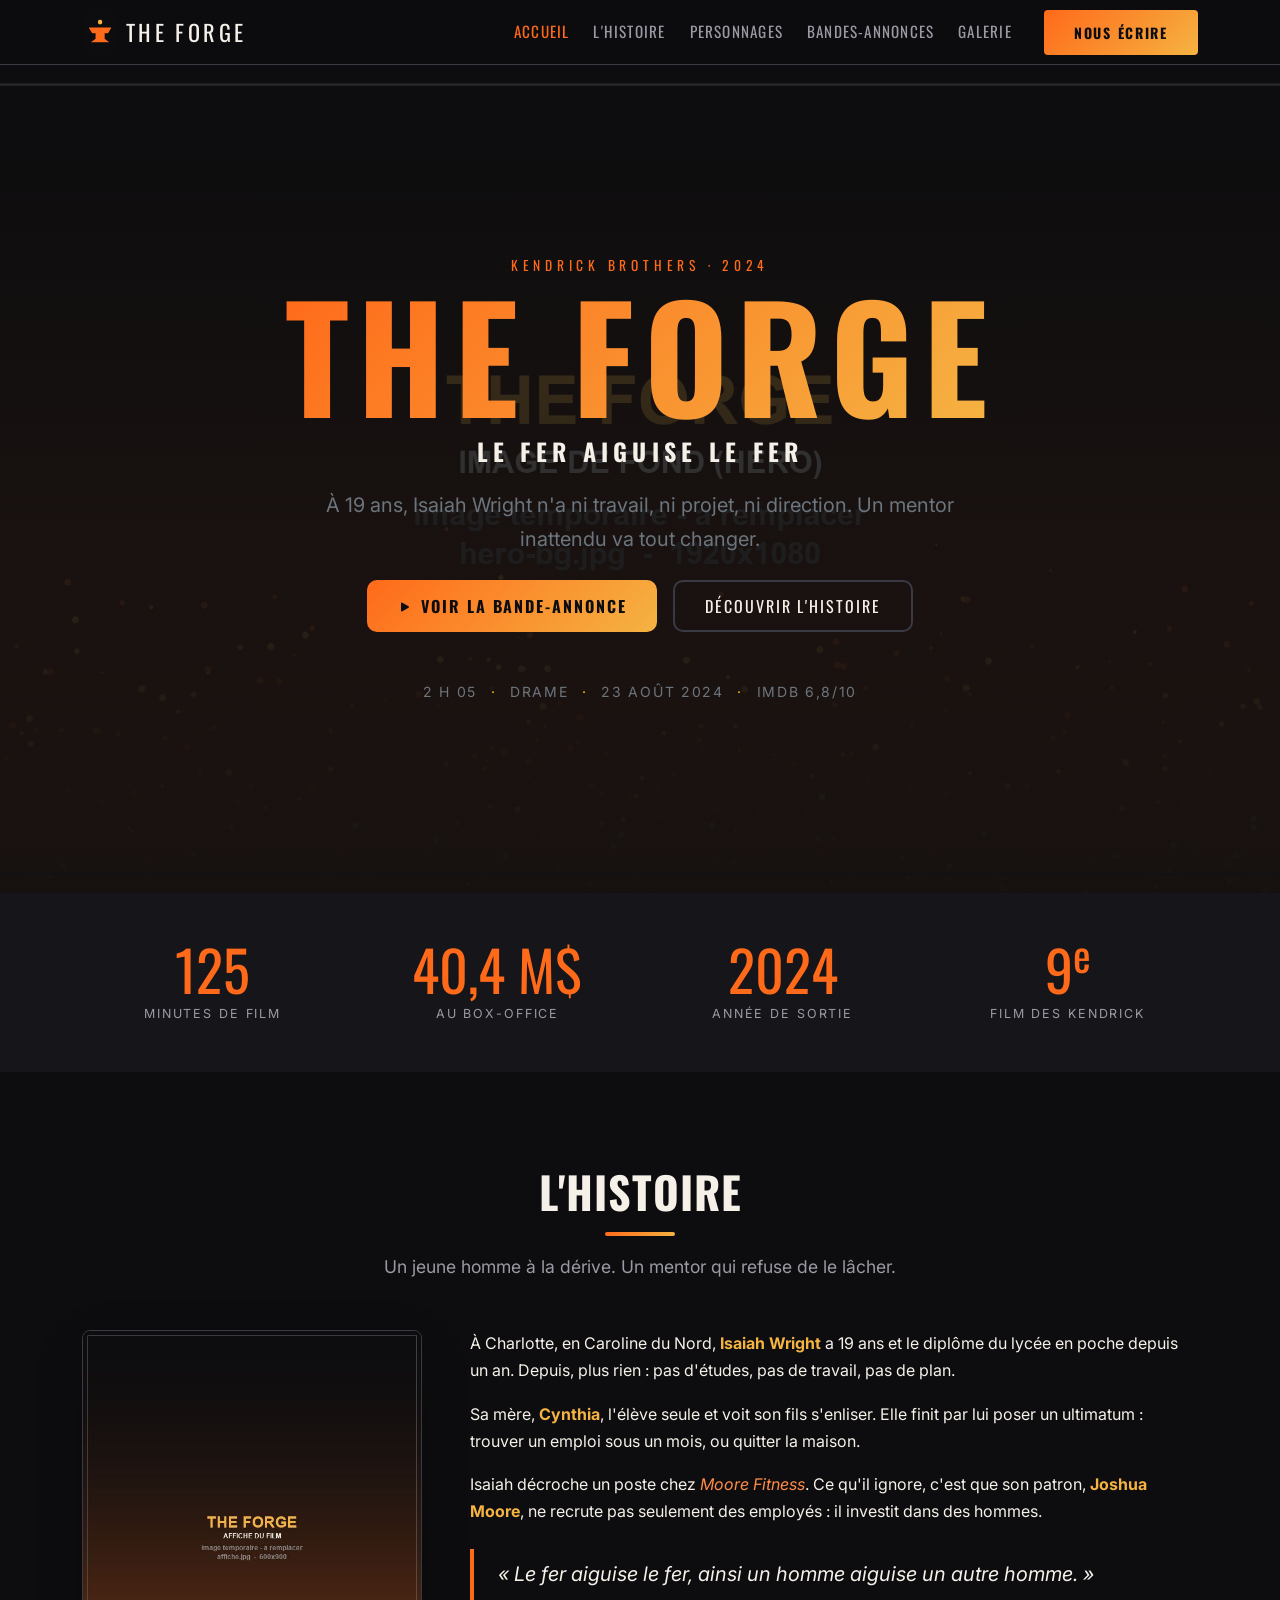
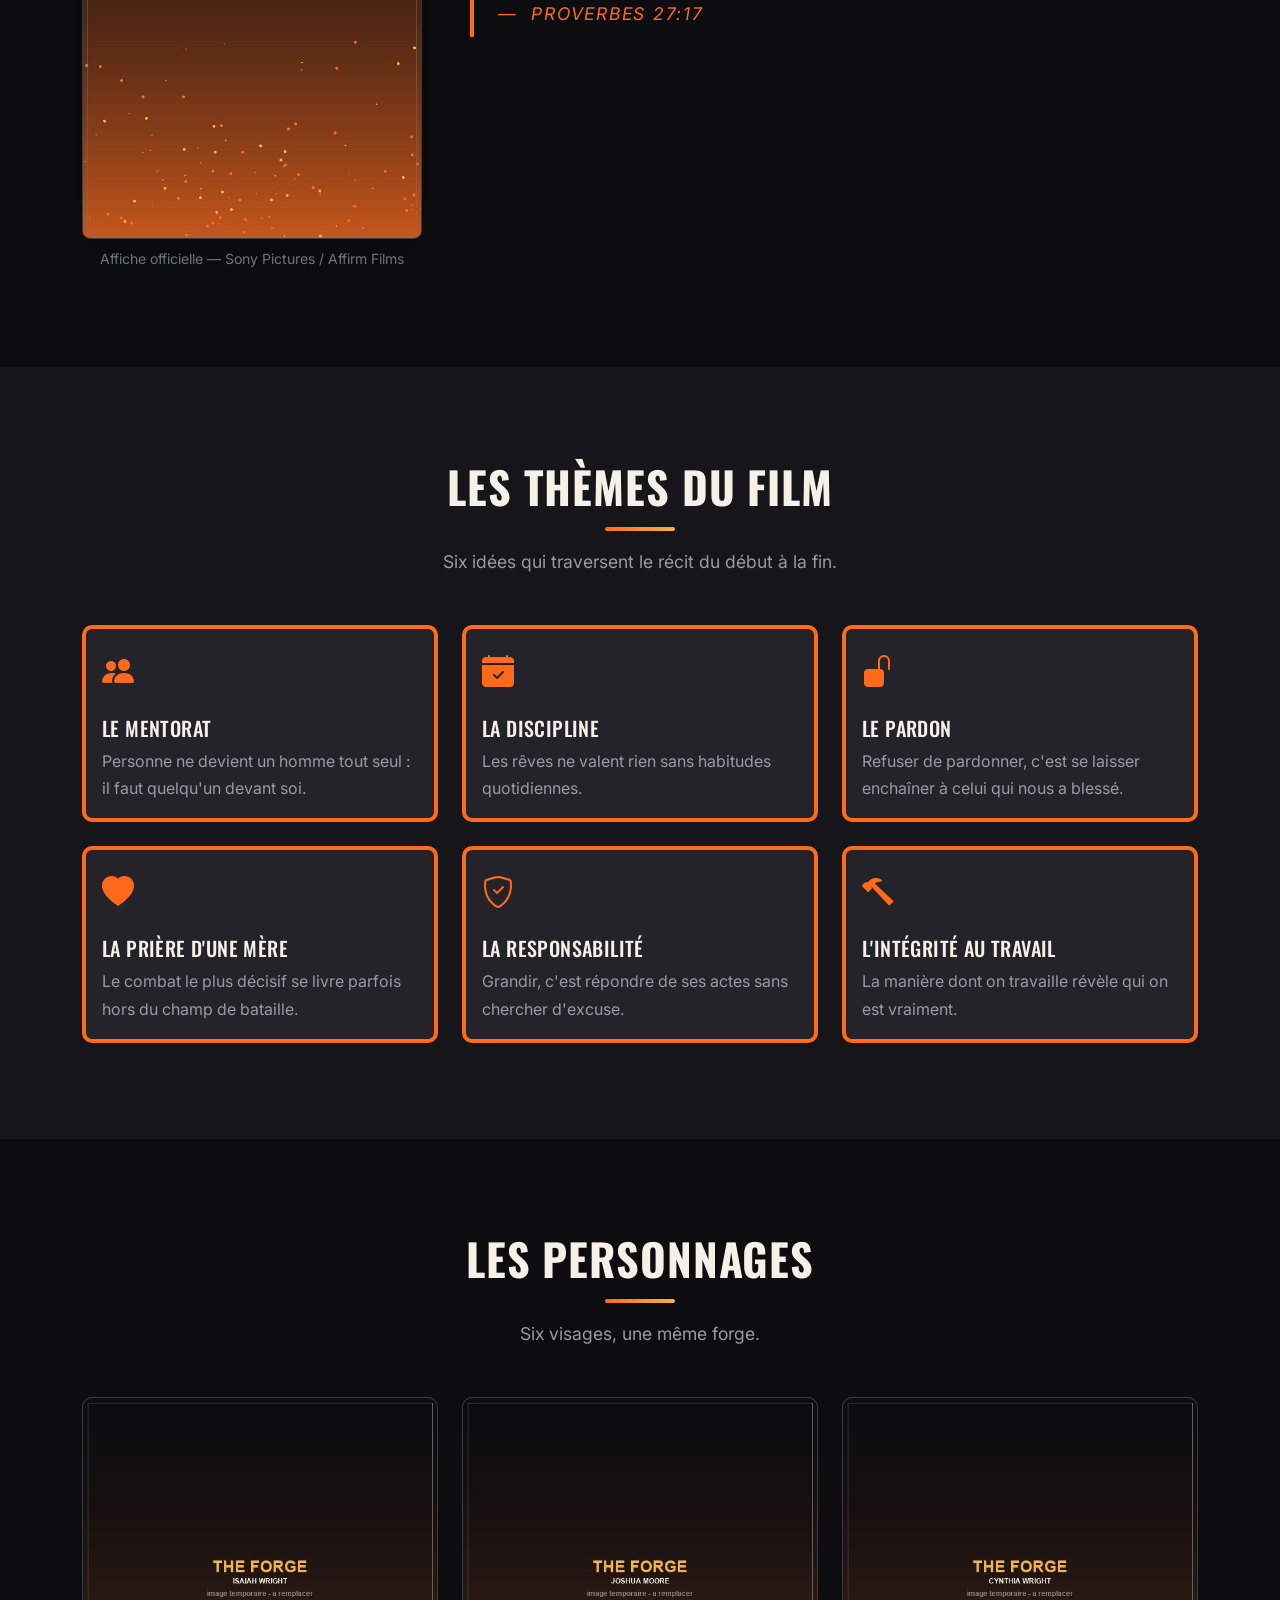
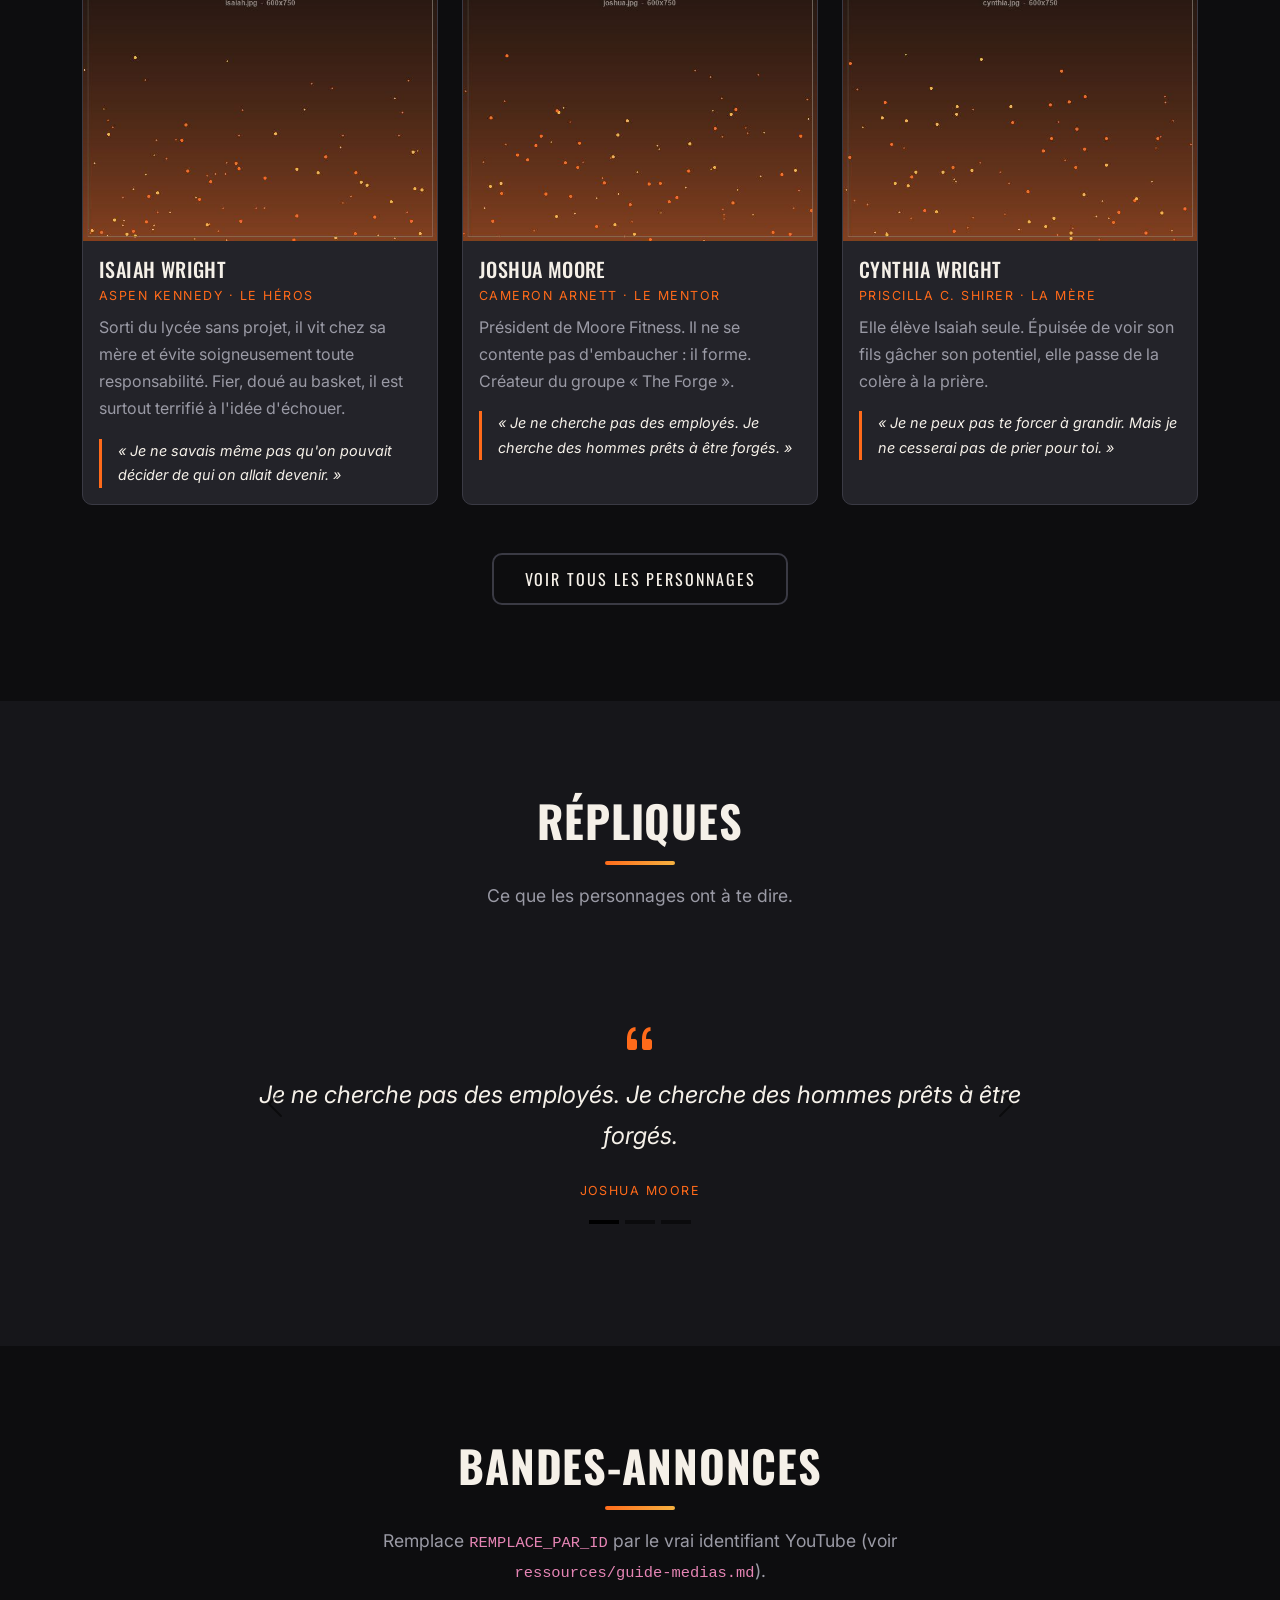
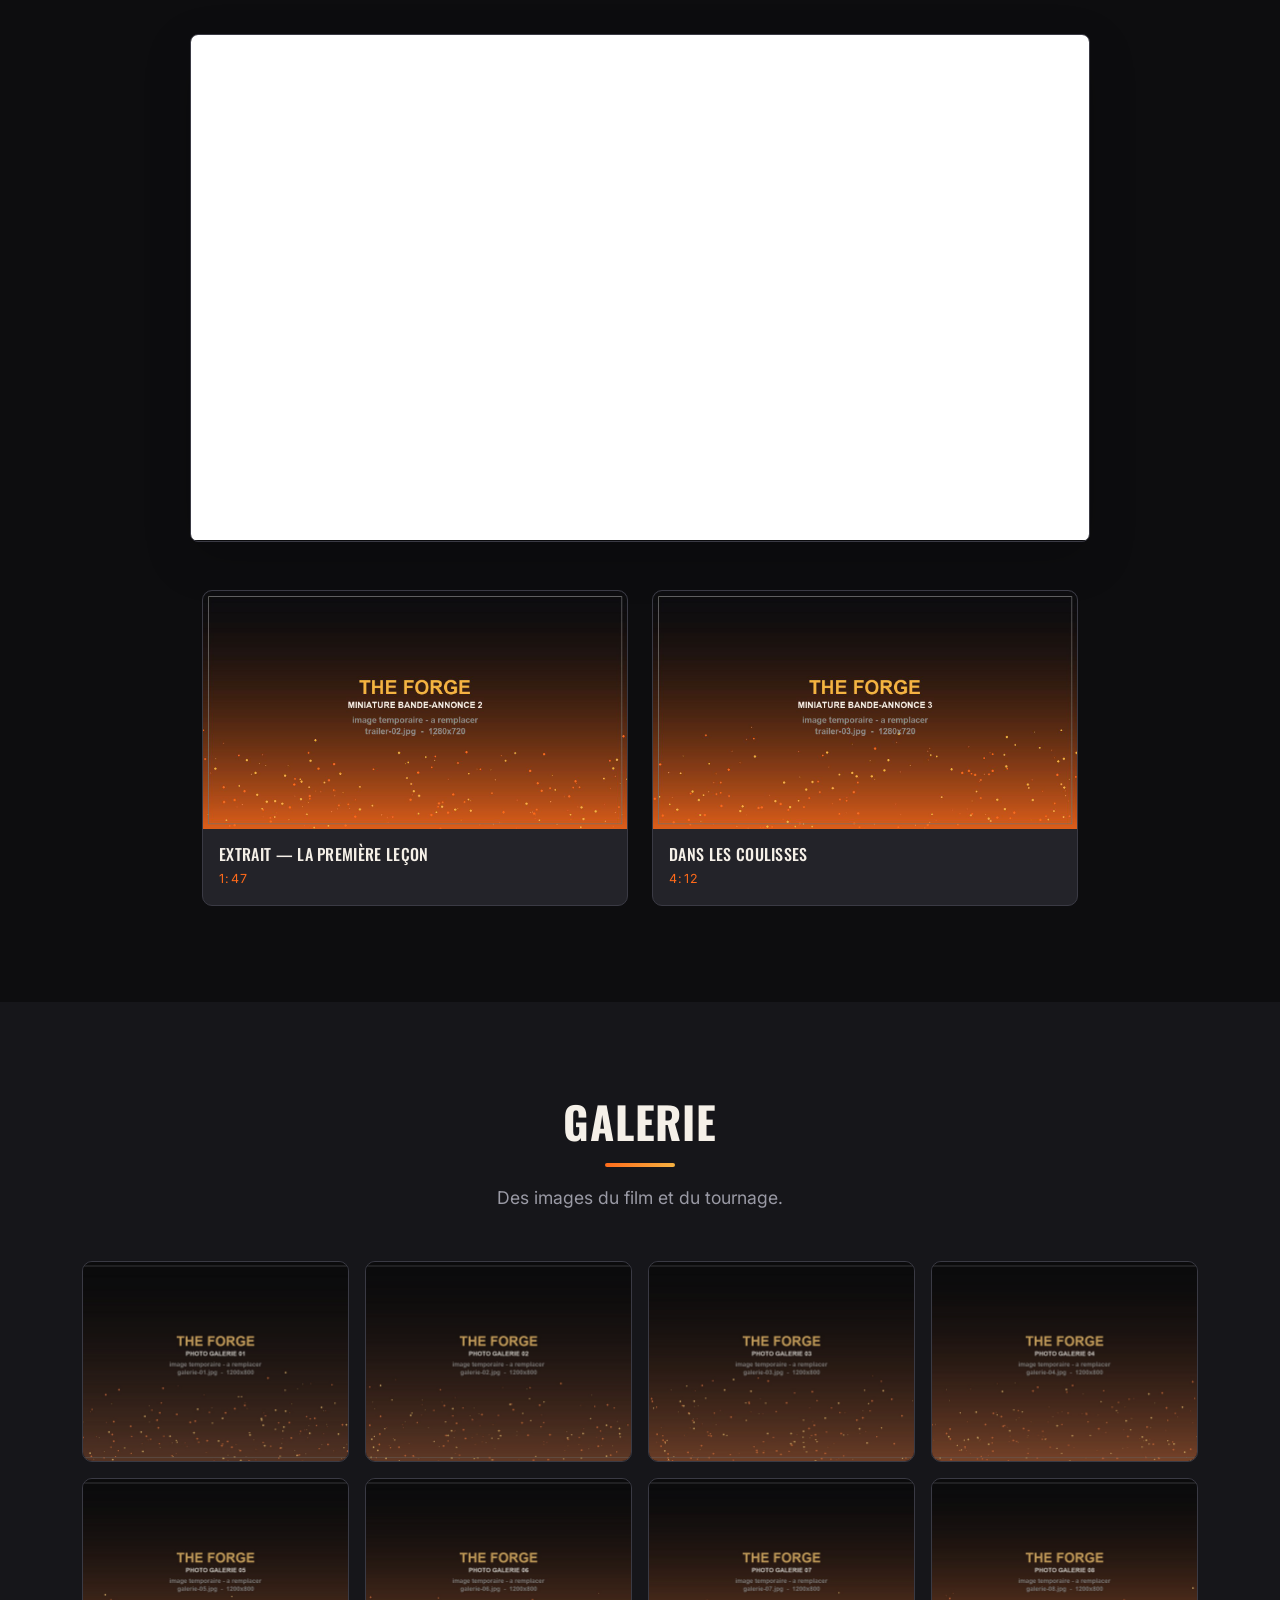
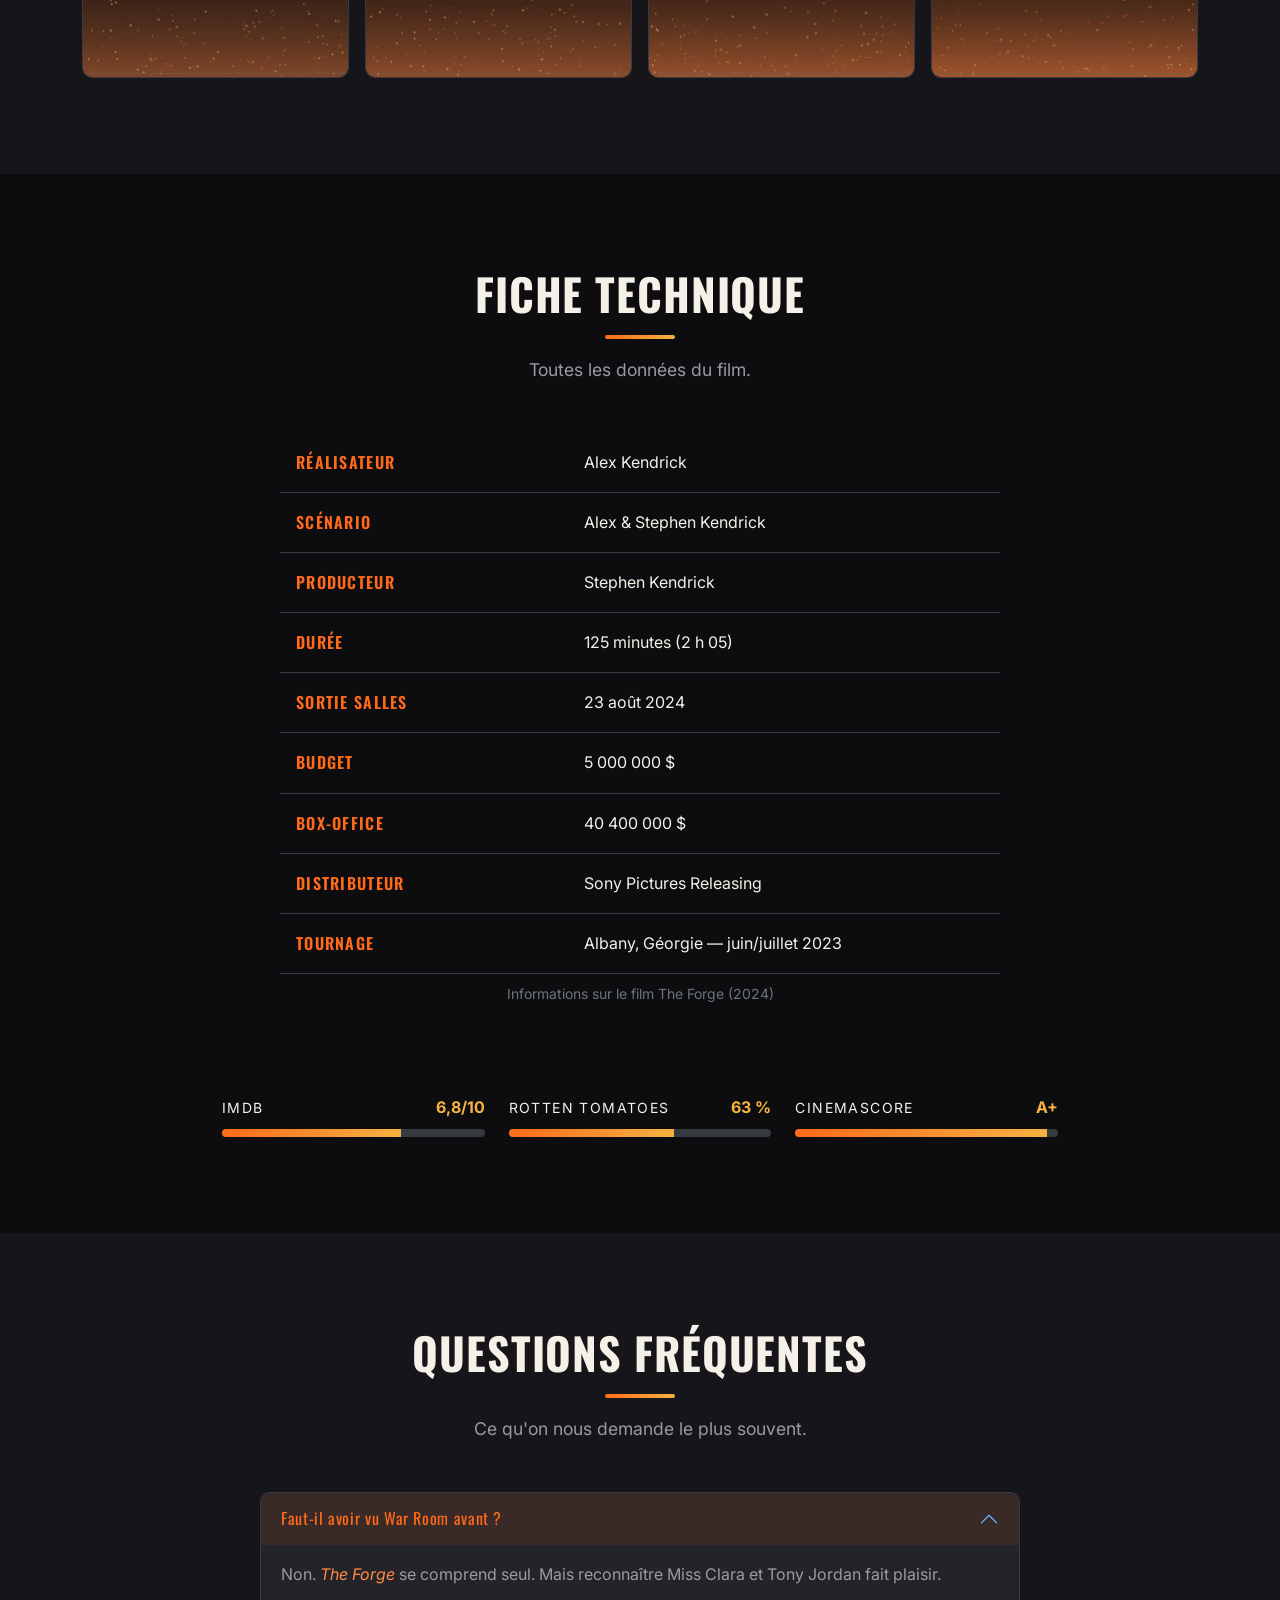
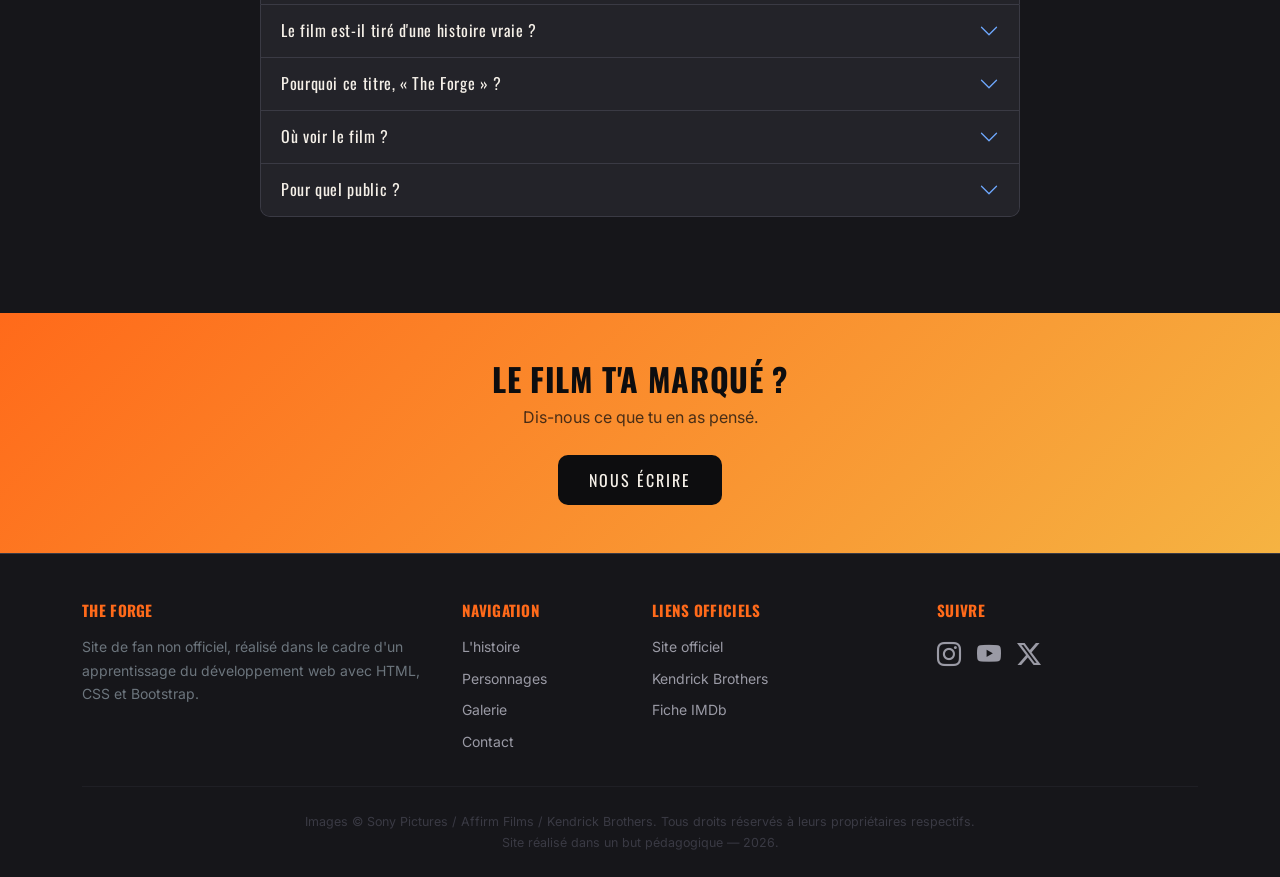
<file: mon-site/v2-bootstrap/index.html>
<!DOCTYPE html>
<html lang="fr" data-bs-theme="dark">
<head>
  <meta charset="UTF-8">
  <meta name="viewport" content="width=device-width, initial-scale=1.0">

  <title>The Forge (2024) — Le film qui forge les hommes</title>
  <meta name="description" content="Tout sur The Forge, le film des freres Kendrick : histoire, personnages, bandes-annonces et galerie photos.">

  <link rel="icon" href="assets/images/favicon.png" type="image/png">

  <!-- 1. Bootstrap CSS -->
  <link href="https://cdn.jsdelivr.net/npm/bootstrap@5.3.3/dist/css/bootstrap.min.css" rel="stylesheet">
  <!-- 2. Bootstrap Icons -->
  <link href="https://cdn.jsdelivr.net/npm/bootstrap-icons@1.11.3/font/bootstrap-icons.min.css" rel="stylesheet">
  <!-- 3. Les polices -->
  <link rel="preconnect" href="https://fonts.googleapis.com">
  <link rel="preconnect" href="https://fonts.gstatic.com" crossorigin>
  <link href="https://fonts.googleapis.com/css2?family=Oswald:wght@400;600;700&family=Inter:wght@400;500;700&display=swap" rel="stylesheet">
  <!-- 4. NOTRE theme : TOUJOURS EN DERNIER -->
  <link rel="stylesheet" href="css/theme.css">
</head>
<body>

  <a href="#contenu" class="lien-evitement">Aller au contenu principal</a>

  <!-- ================= NAVBAR ================= -->
  <nav class="navbar navbar-expand-lg sticky-top">
    <div class="container">

      <a class="navbar-brand d-flex align-items-center gap-2" href="index.html">
        <img src="assets/images/logo.png" alt="" width="36" height="36">
        <span>THE FORGE</span>
      </a>

      <button class="navbar-toggler" type="button"
              data-bs-toggle="collapse" data-bs-target="#menuPrincipal"
              aria-controls="menuPrincipal" aria-expanded="false"
              aria-label="Ouvrir le menu de navigation">
        <span class="navbar-toggler-icon"></span>
      </button>

      <div class="collapse navbar-collapse" id="menuPrincipal">
        <ul class="navbar-nav ms-auto align-items-lg-center gap-lg-2">
          <li class="nav-item"><a class="nav-link active" href="index.html">Accueil</a></li>
          <li class="nav-item"><a class="nav-link" href="index.html#histoire">L'histoire</a></li>
          <li class="nav-item"><a class="nav-link" href="personnages.html">Personnages</a></li>
          <li class="nav-item"><a class="nav-link" href="index.html#bandes-annonces">Bandes-annonces</a></li>
          <li class="nav-item"><a class="nav-link" href="index.html#galerie">Galerie</a></li>
          <li class="nav-item ms-lg-3 mt-3 mt-lg-0">
            <a class="btn btn-forge btn-sm" href="contact.html">Nous écrire</a>
          </li>
        </ul>
      </div>

    </div>
  </nav>

  <main id="contenu">

    <!-- ---------- HERO ---------- -->
    <section class="hero d-flex flex-column justify-content-center align-items-center text-center px-3" id="accueil">
      <p class="surtitre mb-2">Kendrick Brothers &middot; 2024</p>
      <h1 class="display-forge mb-3">THE FORGE</h1>
      <p class="titre fs-4 mb-4" style="letter-spacing:.22em">Le fer aiguise le fer</p>

      <p class="text-secondary fs-5 mb-4 mx-auto" style="max-width: 55ch">
        À 19 ans, Isaiah Wright n'a ni travail, ni projet, ni direction.
        Un mentor inattendu va tout changer.
      </p>

      <div class="d-flex flex-column flex-sm-row gap-3 mb-5">
        <button type="button" class="btn btn-forge" data-bs-toggle="modal" data-bs-target="#modaleTrailer">
          <i class="bi bi-play-fill" aria-hidden="true"></i> Voir la bande-annonce
        </button>
        <a href="#histoire" class="btn btn-outline-forge">Découvrir l'histoire</a>
      </div>

      <ul class="list-inline text-secondary small text-uppercase mb-0" style="letter-spacing:.12em">
        <li class="list-inline-item">2 h 05</li>
        <li class="list-inline-item text-warning" aria-hidden="true">&middot;</li>
        <li class="list-inline-item">Drame</li>
        <li class="list-inline-item text-warning" aria-hidden="true">&middot;</li>
        <li class="list-inline-item">23 août 2024</li>
        <li class="list-inline-item text-warning" aria-hidden="true">&middot;</li>
        <li class="list-inline-item">IMDb 6,8/10</li>
      </ul>
    </section>

    <!-- ---------- STATISTIQUES ---------- -->
    <section class="section-sombre py-5" id="chiffres">
      <div class="container">
        <div class="row row-cols-2 row-cols-md-4 g-4 text-center">
          <div class="col">
            <p class="stat-nombre">125</p>
            <p class="stat-libelle">minutes de film</p>
          </div>
          <div class="col">
            <p class="stat-nombre">40,4 M$</p>
            <p class="stat-libelle">au box-office</p>
          </div>
          <div class="col">
            <p class="stat-nombre">2024</p>
            <p class="stat-libelle">année de sortie</p>
          </div>
          <div class="col">
            <p class="stat-nombre">9<sup>e</sup></p>
            <p class="stat-libelle">film des Kendrick</p>
          </div>
        </div>
      </div>
    </section>

    <!-- ---------- L'HISTOIRE ---------- -->
    <section class="section" id="histoire">
      <div class="container">
        <h2 class="titre-section">L'histoire</h2>
        <p class="chapeau">Un jeune homme à la dérive. Un mentor qui refuse de le lâcher.</p>

        <div class="row g-5 align-items-start">

          <div class="col-12 col-md-5 col-lg-4">
            <figure class="mb-0">
              <img src="assets/images/affiche.jpg" alt="Affiche officielle du film The Forge"
                   class="img-fluid rounded-3 shadow-lg" style="border:1px solid var(--tf-acier)">
              <figcaption class="text-center text-secondary small mt-2">
                Affiche officielle &mdash; Sony Pictures / Affirm Films
              </figcaption>
            </figure>
          </div>

          <div class="col-12 col-md-7 col-lg-8">
            <p>
              À Charlotte, en Caroline du Nord, <strong>Isaiah Wright</strong> a 19 ans et le diplôme
              du lycée en poche depuis un an. Depuis, plus rien : pas d'études, pas de travail,
              pas de plan.
            </p>
            <p>
              Sa mère, <strong>Cynthia</strong>, l'élève seule et voit son fils s'enliser. Elle finit
              par lui poser un ultimatum : trouver un emploi sous un mois, ou quitter la maison.
            </p>
            <p>
              Isaiah décroche un poste chez <em>Moore Fitness</em>. Ce qu'il ignore, c'est que son
              patron, <strong>Joshua Moore</strong>, ne recrute pas seulement des employés :
              il investit dans des hommes.
            </p>

            <blockquote class="blockquote border-start border-4 border-primary ps-4 py-2 my-4 fst-italic">
              <p class="mb-1">« Le fer aiguise le fer, ainsi un homme aiguise un autre homme. »</p>
              <footer class="blockquote-footer text-primary text-uppercase small mt-2" style="letter-spacing:.1em">
                Proverbes 27:17
              </footer>
            </blockquote>
          </div>

        </div>
      </div>
    </section>

    <!-- ---------- THEMES ---------- -->
    <section class="section section-sombre" id="themes">
      <div class="container">
        <h2 class="titre-section">Les thèmes du film</h2>
        <p class="chapeau">Six idées qui traversent le récit du début à la fin.</p>

        <div class="row row-cols-1 row-cols-sm-2 row-cols-lg-3 g-4">
          <div class="col">
            <div class="card h-100 border-start border-4 border-primary">
              <div class="card-body">
                <i class="bi bi-people-fill fs-2 text-primary" aria-hidden="true"></i>
                <h3 class="card-title h5 mt-3">Le mentorat</h3>
                <p class="card-text">Personne ne devient un homme tout seul : il faut quelqu'un devant soi.</p>
              </div>
            </div>
          </div>
          <div class="col">
            <div class="card h-100 border-start border-4 border-primary">
              <div class="card-body">
                <i class="bi bi-calendar-check-fill fs-2 text-primary" aria-hidden="true"></i>
                <h3 class="card-title h5 mt-3">La discipline</h3>
                <p class="card-text">Les rêves ne valent rien sans habitudes quotidiennes.</p>
              </div>
            </div>
          </div>
          <div class="col">
            <div class="card h-100 border-start border-4 border-primary">
              <div class="card-body">
                <i class="bi bi-unlock-fill fs-2 text-primary" aria-hidden="true"></i>
                <h3 class="card-title h5 mt-3">Le pardon</h3>
                <p class="card-text">Refuser de pardonner, c'est se laisser enchaîner à celui qui nous a blessé.</p>
              </div>
            </div>
          </div>
          <div class="col">
            <div class="card h-100 border-start border-4 border-primary">
              <div class="card-body">
                <i class="bi bi-heart-fill fs-2 text-primary" aria-hidden="true"></i>
                <h3 class="card-title h5 mt-3">La prière d'une mère</h3>
                <p class="card-text">Le combat le plus décisif se livre parfois hors du champ de bataille.</p>
              </div>
            </div>
          </div>
          <div class="col">
            <div class="card h-100 border-start border-4 border-primary">
              <div class="card-body">
                <i class="bi bi-shield-check fs-2 text-primary" aria-hidden="true"></i>
                <h3 class="card-title h5 mt-3">La responsabilité</h3>
                <p class="card-text">Grandir, c'est répondre de ses actes sans chercher d'excuse.</p>
              </div>
            </div>
          </div>
          <div class="col">
            <div class="card h-100 border-start border-4 border-primary">
              <div class="card-body">
                <i class="bi bi-hammer fs-2 text-primary" aria-hidden="true"></i>
                <h3 class="card-title h5 mt-3">L'intégrité au travail</h3>
                <p class="card-text">La manière dont on travaille révèle qui on est vraiment.</p>
              </div>
            </div>
          </div>
        </div>
      </div>
    </section>

    <!-- ---------- PERSONNAGES ---------- -->
    <section class="section" id="personnages">
      <div class="container">
        <h2 class="titre-section">Les personnages</h2>
        <p class="chapeau">Six visages, une même forge.</p>

        <div class="row row-cols-1 row-cols-sm-2 row-cols-lg-3 g-4">
          <div class="col">
            <article class="card h-100 overflow-hidden">
              <img src="assets/images/isaiah.jpg" class="card-img-top object-fit-cover"
                   style="aspect-ratio: 4/5" alt="Portrait de Isaiah Wright" loading="lazy">
              <div class="card-body">
                <h3 class="card-title h5 mb-1">Isaiah Wright</h3>
                <p class="carte-acteur mb-2">Aspen Kennedy &middot; Le héros</p>
                <p class="card-text">Sorti du lycée sans projet, il vit chez sa mère et évite soigneusement toute responsabilité. Fier, doué au basket, il est surtout terrifié à l'idée d'échouer.</p>
                <blockquote class="carte-citation mt-3 mb-0">« Je ne savais même pas qu'on pouvait décider de qui on allait devenir. »</blockquote>
              </div>
            </article>
          </div>
          <div class="col">
            <article class="card h-100 overflow-hidden">
              <img src="assets/images/joshua.jpg" class="card-img-top object-fit-cover"
                   style="aspect-ratio: 4/5" alt="Portrait de Joshua Moore" loading="lazy">
              <div class="card-body">
                <h3 class="card-title h5 mb-1">Joshua Moore</h3>
                <p class="carte-acteur mb-2">Cameron Arnett &middot; Le mentor</p>
                <p class="card-text">Président de Moore Fitness. Il ne se contente pas d'embaucher : il forme. Créateur du groupe « The Forge ».</p>
                <blockquote class="carte-citation mt-3 mb-0">« Je ne cherche pas des employés. Je cherche des hommes prêts à être forgés. »</blockquote>
              </div>
            </article>
          </div>
          <div class="col">
            <article class="card h-100 overflow-hidden">
              <img src="assets/images/cynthia.jpg" class="card-img-top object-fit-cover"
                   style="aspect-ratio: 4/5" alt="Portrait de Cynthia Wright" loading="lazy">
              <div class="card-body">
                <h3 class="card-title h5 mb-1">Cynthia Wright</h3>
                <p class="carte-acteur mb-2">Priscilla C. Shirer &middot; La mère</p>
                <p class="card-text">Elle élève Isaiah seule. Épuisée de voir son fils gâcher son potentiel, elle passe de la colère à la prière.</p>
                <blockquote class="carte-citation mt-3 mb-0">« Je ne peux pas te forcer à grandir. Mais je ne cesserai pas de prier pour toi. »</blockquote>
              </div>
            </article>
          </div>
        </div>

        <div class="text-center mt-5">
          <a href="personnages.html" class="btn btn-outline-forge">Voir tous les personnages</a>
        </div>
      </div>
    </section>

    <!-- ---------- CARROUSEL DE CITATIONS ---------- -->
    <section class="section section-sombre">
      <div class="container">
        <h2 class="titre-section">Répliques</h2>
        <p class="chapeau">Ce que les personnages ont à te dire.</p>

        <div id="carrouselCitations" class="carousel slide mx-auto" style="max-width: 860px" data-bs-ride="carousel">

          <div class="carousel-indicators">
            <button type="button" data-bs-target="#carrouselCitations" data-bs-slide-to="0"
                    class="active" aria-label="Citation 1"></button>
            <button type="button" data-bs-target="#carrouselCitations" data-bs-slide-to="1"
                    class="" aria-label="Citation 2"></button>
            <button type="button" data-bs-target="#carrouselCitations" data-bs-slide-to="2"
                    class="" aria-label="Citation 3"></button>
          </div>

          <div class="carousel-inner">
            <div class="carousel-item active">
              <div class="text-center px-4 px-md-5 py-5">
                <i class="bi bi-quote fs-1" aria-hidden="true"></i>
                <p class="fs-4 fst-italic mb-4 mx-auto" style="max-width: 60ch">Je ne cherche pas des employés. Je cherche des hommes prêts à être forgés.</p>
                <p class="carte-acteur mb-0">Joshua Moore</p>
              </div>
            </div>
            <div class="carousel-item">
              <div class="text-center px-4 px-md-5 py-5">
                <i class="bi bi-quote fs-1" aria-hidden="true"></i>
                <p class="fs-4 fst-italic mb-4 mx-auto" style="max-width: 60ch">Tu combats au mauvais endroit, ma fille. Change de champ de bataille.</p>
                <p class="carte-acteur mb-0">Miss Clara Williams</p>
              </div>
            </div>
            <div class="carousel-item">
              <div class="text-center px-4 px-md-5 py-5">
                <i class="bi bi-quote fs-1" aria-hidden="true"></i>
                <p class="fs-4 fst-italic mb-4 mx-auto" style="max-width: 60ch">Je ne peux pas te forcer à grandir. Mais je ne cesserai pas de prier pour toi.</p>
                <p class="carte-acteur mb-0">Cynthia Wright</p>
              </div>
            </div>
          </div>

          <button class="carousel-control-prev" type="button" data-bs-target="#carrouselCitations" data-bs-slide="prev">
            <span class="carousel-control-prev-icon" aria-hidden="true"></span>
            <span class="visually-hidden">Précédent</span>
          </button>
          <button class="carousel-control-next" type="button" data-bs-target="#carrouselCitations" data-bs-slide="next">
            <span class="carousel-control-next-icon" aria-hidden="true"></span>
            <span class="visually-hidden">Suivant</span>
          </button>

        </div>
      </div>
    </section>

    <!-- ---------- BANDES-ANNONCES ---------- -->
    <section class="section" id="bandes-annonces">
      <div class="container">
        <h2 class="titre-section">Bandes-annonces</h2>
        <p class="chapeau">
          Remplace <code>REMPLACE_PAR_ID</code> par le vrai identifiant YouTube
          (voir <code>ressources/guide-medias.md</code>).
        </p>

        <div class="ratio ratio-16x9 mx-auto rounded-3 overflow-hidden shadow-lg"
             style="max-width: 900px; border:1px solid var(--tf-acier)">
          <iframe src="https://www.youtube.com/embed/REMPLACE_PAR_ID"
                  title="Bande-annonce officielle de The Forge"
                  allow="accelerometer; autoplay; clipboard-write; encrypted-media; gyroscope; picture-in-picture"
                  allowfullscreen></iframe>
        </div>

        <div class="row row-cols-1 row-cols-md-2 g-4 mt-4 mx-auto" style="max-width: 900px">
          <div class="col">
            <article class="card h-100 overflow-hidden">
              <img src="assets/images/trailer-02.jpg" class="card-img-top object-fit-cover"
                   style="aspect-ratio:16/9" alt="Miniature : extrait, la première leçon" loading="lazy">
              <div class="card-body">
                <h3 class="card-title h6 mb-1">Extrait &mdash; La première leçon</h3>
                <p class="carte-acteur mb-0">1:47</p>
              </div>
            </article>
          </div>
          <div class="col">
            <article class="card h-100 overflow-hidden">
              <img src="assets/images/trailer-03.jpg" class="card-img-top object-fit-cover"
                   style="aspect-ratio:16/9" alt="Miniature : dans les coulisses" loading="lazy">
              <div class="card-body">
                <h3 class="card-title h6 mb-1">Dans les coulisses</h3>
                <p class="carte-acteur mb-0">4:12</p>
              </div>
            </article>
          </div>
        </div>
      </div>
    </section>

    <!-- ---------- GALERIE ---------- -->
    <section class="section section-sombre" id="galerie">
      <div class="container">
        <h2 class="titre-section">Galerie</h2>
        <p class="chapeau">Des images du film et du tournage.</p>

        <div class="row row-cols-2 row-cols-md-3 row-cols-lg-4 g-3">
          <div class="col">
            <figure class="photo-galerie mb-0">
              <img src="assets/images/galerie-01.jpg" alt="Isaiah sur le terrain de basket" loading="lazy">
            </figure>
          </div>
          <div class="col">
            <figure class="photo-galerie mb-0">
              <img src="assets/images/galerie-02.jpg" alt="Cynthia dans sa cuisine" loading="lazy">
            </figure>
          </div>
          <div class="col">
            <figure class="photo-galerie mb-0">
              <img src="assets/images/galerie-03.jpg" alt="Joshua Moore dans son bureau" loading="lazy">
            </figure>
          </div>
          <div class="col">
            <figure class="photo-galerie mb-0">
              <img src="assets/images/galerie-04.jpg" alt="Le plateau de Moore Fitness" loading="lazy">
            </figure>
          </div>
          <div class="col">
            <figure class="photo-galerie mb-0">
              <img src="assets/images/galerie-05.jpg" alt="Réunion du groupe The Forge" loading="lazy">
            </figure>
          </div>
          <div class="col">
            <figure class="photo-galerie mb-0">
              <img src="assets/images/galerie-06.jpg" alt="Miss Clara en pleine discussion" loading="lazy">
            </figure>
          </div>
          <div class="col">
            <figure class="photo-galerie mb-0">
              <img src="assets/images/galerie-07.jpg" alt="Alex Kendrick dirige une scène" loading="lazy">
            </figure>
          </div>
          <div class="col">
            <figure class="photo-galerie mb-0">
              <img src="assets/images/galerie-08.jpg" alt="La scène finale" loading="lazy">
            </figure>
          </div>
        </div>
      </div>
    </section>

    <!-- ---------- FICHE TECHNIQUE ---------- -->
    <section class="section" id="fiche">
      <div class="container">
        <h2 class="titre-section">Fiche technique</h2>
        <p class="chapeau">Toutes les données du film.</p>

        <table class="tableau-fiche">
          <caption class="text-center text-secondary small pb-3">Informations sur le film The Forge (2024)</caption>
          <tbody>
            <tr><th scope="row">Réalisateur</th><td>Alex Kendrick</td></tr>
            <tr><th scope="row">Scénario</th><td>Alex &amp; Stephen Kendrick</td></tr>
            <tr><th scope="row">Producteur</th><td>Stephen Kendrick</td></tr>
            <tr><th scope="row">Durée</th><td>125 minutes (2 h 05)</td></tr>
            <tr><th scope="row">Sortie salles</th><td>23 août 2024</td></tr>
            <tr><th scope="row">Budget</th><td>5 000 000 $</td></tr>
            <tr><th scope="row">Box-office</th><td>40 400 000 $</td></tr>
            <tr><th scope="row">Distributeur</th><td>Sony Pictures Releasing</td></tr>
            <tr><th scope="row">Tournage</th><td>Albany, Géorgie — juin/juillet 2023</td></tr>
          </tbody>
        </table>

        <div class="row g-4 mt-5 mx-auto" style="max-width: 860px">
          <div class="col-12 col-md-4">
            <div class="d-flex justify-content-between align-items-baseline mb-2">
              <span class="text-uppercase small" style="letter-spacing:.1em">IMDb</span>
              <strong>6,8/10</strong>
            </div>
            <div class="progress" style="height:8px" role="progressbar" aria-label="Note IMDb"
                 aria-valuenow="68" aria-valuemin="0" aria-valuemax="100">
              <div class="progress-bar" style="width:68%; background: var(--tf-degrade)"></div>
            </div>
          </div>
          <div class="col-12 col-md-4">
            <div class="d-flex justify-content-between align-items-baseline mb-2">
              <span class="text-uppercase small" style="letter-spacing:.1em">Rotten Tomatoes</span>
              <strong>63 %</strong>
            </div>
            <div class="progress" style="height:8px" role="progressbar" aria-label="Note Rotten Tomatoes"
                 aria-valuenow="63" aria-valuemin="0" aria-valuemax="100">
              <div class="progress-bar" style="width:63%; background: var(--tf-degrade)"></div>
            </div>
          </div>
          <div class="col-12 col-md-4">
            <div class="d-flex justify-content-between align-items-baseline mb-2">
              <span class="text-uppercase small" style="letter-spacing:.1em">CinemaScore</span>
              <strong>A+</strong>
            </div>
            <div class="progress" style="height:8px" role="progressbar" aria-label="Note CinemaScore"
                 aria-valuenow="96" aria-valuemin="0" aria-valuemax="100">
              <div class="progress-bar" style="width:96%; background: var(--tf-degrade)"></div>
            </div>
          </div>
        </div>
      </div>
    </section>

    <!-- ---------- FAQ ---------- -->
    <section class="section section-sombre" id="questions">
      <div class="container">
        <h2 class="titre-section">Questions fréquentes</h2>
        <p class="chapeau">Ce qu'on nous demande le plus souvent.</p>

        <div class="accordion mx-auto" style="max-width: 760px" id="faq">
          <div class="accordion-item">
            <h3 class="accordion-header">
              <button class="accordion-button" type="button"
                      data-bs-toggle="collapse" data-bs-target="#faq-0"
                      aria-expanded="true" aria-controls="faq-0">
                Faut-il avoir vu War Room avant ?
              </button>
            </h3>
            <div id="faq-0" class="accordion-collapse collapse show" data-bs-parent="#faq">
              <div class="accordion-body">Non. <em>The Forge</em> se comprend seul. Mais reconnaître Miss Clara et Tony Jordan fait plaisir.</div>
            </div>
          </div>
          <div class="accordion-item">
            <h3 class="accordion-header">
              <button class="accordion-button collapsed" type="button"
                      data-bs-toggle="collapse" data-bs-target="#faq-1"
                      aria-expanded="false" aria-controls="faq-1">
                Le film est-il tiré d'une histoire vraie ?
              </button>
            </h3>
            <div id="faq-1" class="accordion-collapse collapse" data-bs-parent="#faq">
              <div class="accordion-body">Non, c'est une fiction. Mais les frères Kendrick se sont inspirés de vrais groupes de mentorat.</div>
            </div>
          </div>
          <div class="accordion-item">
            <h3 class="accordion-header">
              <button class="accordion-button collapsed" type="button"
                      data-bs-toggle="collapse" data-bs-target="#faq-2"
                      aria-expanded="false" aria-controls="faq-2">
                Pourquoi ce titre, « The Forge » ?
              </button>
            </h3>
            <div id="faq-2" class="accordion-collapse collapse" data-bs-parent="#faq">
              <div class="accordion-body">La forge est l'atelier du forgeron : on y chauffe le métal à blanc pour le frapper et lui donner sa forme.</div>
            </div>
          </div>
          <div class="accordion-item">
            <h3 class="accordion-header">
              <button class="accordion-button collapsed" type="button"
                      data-bs-toggle="collapse" data-bs-target="#faq-3"
                      aria-expanded="false" aria-controls="faq-3">
                Où voir le film ?
              </button>
            </h3>
            <div id="faq-3" class="accordion-collapse collapse" data-bs-parent="#faq">
              <div class="accordion-body">En VOD sur les plateformes habituelles, et sur Netflix depuis le 21 décembre 2024.</div>
            </div>
          </div>
          <div class="accordion-item">
            <h3 class="accordion-header">
              <button class="accordion-button collapsed" type="button"
                      data-bs-toggle="collapse" data-bs-target="#faq-4"
                      aria-expanded="false" aria-controls="faq-4">
                Pour quel public ?
              </button>
            </h3>
            <div id="faq-4" class="accordion-collapse collapse" data-bs-parent="#faq">
              <div class="accordion-body">Tous publics. Idéal en famille, particulièrement pour les adolescents et jeunes adultes.</div>
            </div>
          </div>
        </div>
      </div>
    </section>

    <!-- ---------- APPEL A L'ACTION ---------- -->
    <section class="py-5 text-center" style="background: var(--tf-degrade); color:#0d0d0f">
      <div class="container">
        <h2 class="mb-2" style="color:#0d0d0f">Le film t'a marqué ?</h2>
        <p class="mb-4" style="color: rgba(13,13,15,.75)">Dis-nous ce que tu en as pensé.</p>
        <a href="contact.html" class="btn" style="background:#0d0d0f; color:#f5f0e8">Nous écrire</a>
      </div>
    </section>

  </main>

  <!-- ================= PIED DE PAGE ================= -->
  <footer class="pied-page pt-5 pb-4">
    <div class="container">
      <div class="row g-4">

        <div class="col-12 col-md-4">
          <h3 class="text-uppercase mb-3">The Forge</h3>
          <p class="text-secondary small mb-0">
            Site de fan non officiel, réalisé dans le cadre d'un apprentissage du développement
            web avec HTML, CSS et Bootstrap.
          </p>
        </div>

        <div class="col-6 col-md-2">
          <h3 class="text-uppercase mb-3">Navigation</h3>
          <ul class="list-unstyled small mb-0">
            <li class="mb-2"><a href="index.html#histoire" class="lien-discret">L'histoire</a></li>
            <li class="mb-2"><a href="personnages.html" class="lien-discret">Personnages</a></li>
            <li class="mb-2"><a href="index.html#galerie" class="lien-discret">Galerie</a></li>
            <li class="mb-2"><a href="contact.html" class="lien-discret">Contact</a></li>
          </ul>
        </div>

        <div class="col-6 col-md-3">
          <h3 class="text-uppercase mb-3">Liens officiels</h3>
          <ul class="list-unstyled small mb-0">
            <li class="mb-2"><a href="https://www.theforgemovie.com" target="_blank" rel="noopener" class="lien-discret">Site officiel</a></li>
            <li class="mb-2"><a href="https://www.kendrickbrothers.com" target="_blank" rel="noopener" class="lien-discret">Kendrick Brothers</a></li>
            <li class="mb-2"><a href="https://www.imdb.com/title/tt26731216/" target="_blank" rel="noopener" class="lien-discret">Fiche IMDb</a></li>
          </ul>
        </div>

        <div class="col-12 col-md-3">
          <h3 class="text-uppercase mb-3">Suivre</h3>
          <div class="d-flex gap-3 fs-4">
            <a href="https://www.instagram.com/" target="_blank" rel="noopener" class="lien-discret" aria-label="Instagram"><i class="bi bi-instagram"></i></a>
            <a href="https://www.youtube.com/" target="_blank" rel="noopener" class="lien-discret" aria-label="YouTube"><i class="bi bi-youtube"></i></a>
            <a href="https://x.com/" target="_blank" rel="noopener" class="lien-discret" aria-label="X"><i class="bi bi-twitter-x"></i></a>
          </div>
        </div>

      </div>

      <hr class="my-4" style="border-color: var(--tf-acier)">

      <p class="pied-mentions text-center mb-0">
        Images &copy; Sony Pictures / Affirm Films / Kendrick Brothers.
        Tous droits réservés à leurs propriétaires respectifs.<br>
        Site réalisé dans un but pédagogique &mdash; 2026.
      </p>
    </div>
  </footer>

  <!-- ================= MODALE BANDE-ANNONCE ================= -->
  <div class="modal fade" id="modaleTrailer" tabindex="-1" aria-labelledby="titreModale" aria-hidden="true">
    <div class="modal-dialog modal-xl modal-dialog-centered">
      <div class="modal-content" style="background-color: var(--tf-charbon)">

        <div class="modal-header" style="border-color: var(--tf-acier)">
          <h5 class="modal-title" id="titreModale">Bande-annonce officielle</h5>
          <button type="button" class="btn-close btn-close-white" data-bs-dismiss="modal" aria-label="Fermer"></button>
        </div>

        <div class="modal-body p-0">
          <div class="ratio ratio-16x9">
            <iframe src="https://www.youtube.com/embed/REMPLACE_PAR_ID"
                    title="Bande-annonce officielle de The Forge"
                    allow="accelerometer; autoplay; clipboard-write; encrypted-media; gyroscope; picture-in-picture"
                    allowfullscreen></iframe>
          </div>
        </div>

      </div>
    </div>
  </div>

  <!-- ================= SCRIPTS ================= -->
  <script src="https://cdn.jsdelivr.net/npm/bootstrap@5.3.3/dist/js/bootstrap.bundle.min.js"></script>

  <script>
    // Validation des formulaires — les 7 lignes du chapitre 6
    document.querySelectorAll(".needs-validation").forEach(function (formulaire) {
      formulaire.addEventListener("submit", function (evenement) {
        if (!formulaire.checkValidity()) {
          evenement.preventDefault();
          evenement.stopPropagation();
        }
        formulaire.classList.add("was-validated");
      });
    });

    // Le curseur de note
    var champNote = document.getElementById("note");
    if (champNote) {
      champNote.addEventListener("input", function () {
        document.getElementById("valeurNote").textContent = this.value;
      });
    }
  </script>

</body>
</html>
</file>
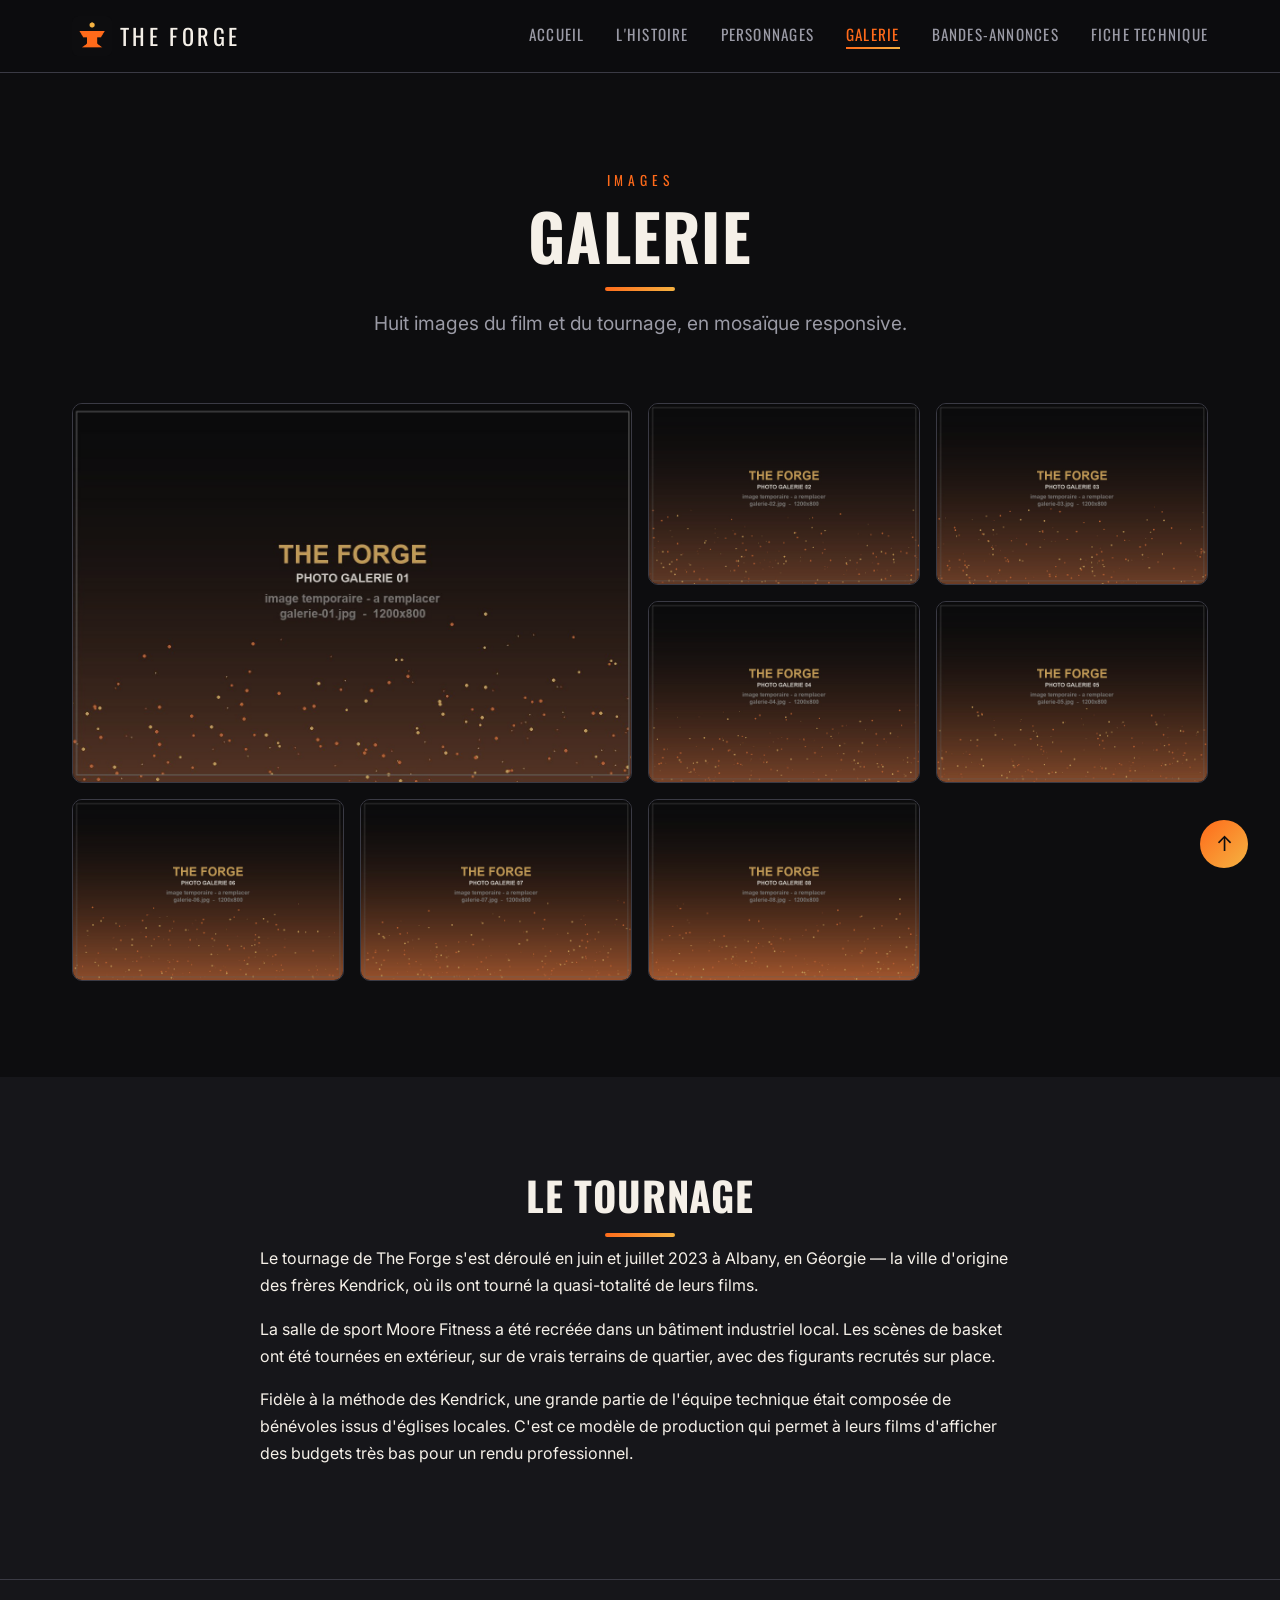
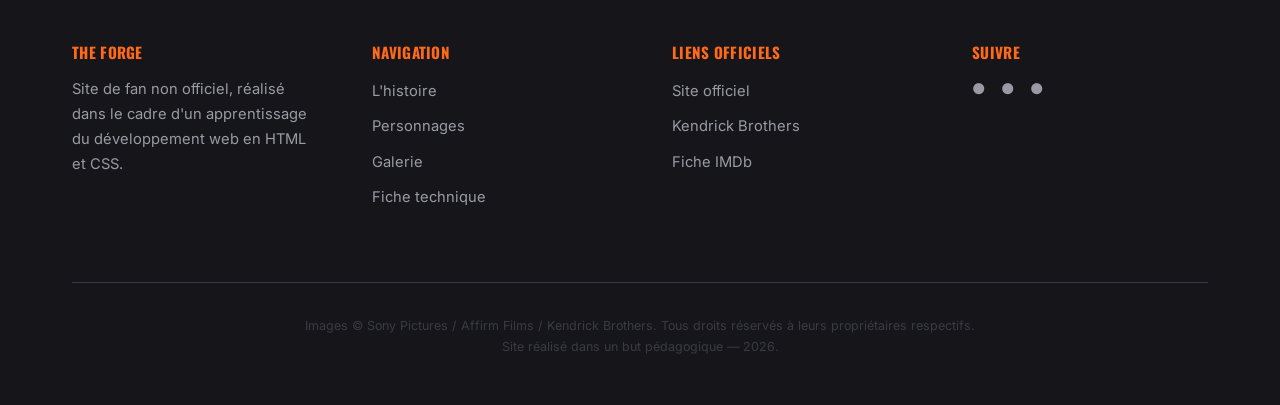
<file: galerie.html>
<!DOCTYPE html>
<html lang="fr">
<head>
  <meta charset="UTF-8">
  <meta name="viewport" content="width=device-width, initial-scale=1.0">

  <title>Galerie photos — The Forge (2024)</title>
  <meta name="description" content="Photos du film et du tournage de The Forge, en mosaique responsive.">

  <link rel="icon" href="images/favicon.png" type="image/png">

  <link rel="preconnect" href="https://fonts.googleapis.com">
  <link rel="preconnect" href="https://fonts.gstatic.com" crossorigin>
  <link href="https://fonts.googleapis.com/css2?family=Oswald:wght@400;600;700&family=Inter:wght@400;500;700&display=swap" rel="stylesheet">

  <link rel="stylesheet" href="css/style.css">
</head>
<body>

  <a href="#contenu" class="lien-evitement">Aller au contenu principal</a>

  <!-- ================= EN-TETE ================= -->
  <header class="entete">
    <div class="conteneur entete-contenu">

      <a href="index.html" class="logo">
        <img src="images/logo.png" alt="" width="40" height="40">
        <span>THE FORGE</span>
      </a>

      <!-- La case a cocher invisible : elle memorise l'etat ouvert/ferme -->
      <input type="checkbox" id="bascule-menu" class="bascule-menu">

      <!-- Le bouton burger visible -->
      <label for="bascule-menu" class="burger" aria-label="Ouvrir le menu">
        <span></span>
        <span></span>
        <span></span>
      </label>

      <!-- Le voile : cliquer a cote referme le menu -->
      <label for="bascule-menu" class="voile" aria-hidden="true"></label>

      <nav class="navigation" aria-label="Navigation principale">
        <ul class="menu">
          <li><a href="index.html">Accueil</a></li>
          <li><a href="index.html#histoire">L'histoire</a></li>
          <li><a href="personnages.html">Personnages</a></li>
          <li><a href="galerie.html" class="actif">Galerie</a></li>
          <li><a href="index.html#bandes-annonces">Bandes-annonces</a></li>
          <li><a href="index.html#fiche">Fiche technique</a></li>
        </ul>
      </nav>

    </div>
  </header>

  <main id="contenu">

    <section class="section">
      <div class="conteneur">
        <p class="hero-surtitre centre">Images</p>
        <h1 class="section-titre">Galerie</h1>
        <p class="section-chapeau">Huit images du film et du tournage, en mosaïque responsive.</p>

        <div class="grille-galerie">
        <figure class="element-galerie">
          <img src="images/galerie-01.jpg" alt="Isaiah sur le terrain de basket" width="1200" height="800" loading="lazy">
          <figcaption>Isaiah sur le terrain de basket</figcaption>
        </figure>
        <figure class="element-galerie">
          <img src="images/galerie-02.jpg" alt="Cynthia dans sa cuisine" width="1200" height="800" loading="lazy">
          <figcaption>Cynthia dans sa cuisine</figcaption>
        </figure>
        <figure class="element-galerie">
          <img src="images/galerie-03.jpg" alt="Joshua Moore dans son bureau" width="1200" height="800" loading="lazy">
          <figcaption>Joshua Moore dans son bureau</figcaption>
        </figure>
        <figure class="element-galerie">
          <img src="images/galerie-04.jpg" alt="Le plateau de Moore Fitness" width="1200" height="800" loading="lazy">
          <figcaption>Le plateau de Moore Fitness</figcaption>
        </figure>
        <figure class="element-galerie">
          <img src="images/galerie-05.jpg" alt="Réunion du groupe The Forge" width="1200" height="800" loading="lazy">
          <figcaption>Réunion du groupe The Forge</figcaption>
        </figure>
        <figure class="element-galerie">
          <img src="images/galerie-06.jpg" alt="Miss Clara en pleine discussion" width="1200" height="800" loading="lazy">
          <figcaption>Miss Clara en pleine discussion</figcaption>
        </figure>
        <figure class="element-galerie">
          <img src="images/galerie-07.jpg" alt="Alex Kendrick dirige une scène" width="1200" height="800" loading="lazy">
          <figcaption>Alex Kendrick dirige une scène</figcaption>
        </figure>
        <figure class="element-galerie">
          <img src="images/galerie-08.jpg" alt="La scène finale" width="1200" height="800" loading="lazy">
          <figcaption>La scène finale</figcaption>
        </figure>
        </div>
      </div>
    </section>

    <section class="section section-sombre">
      <div class="conteneur">
        <h2 class="section-titre">Le tournage</h2>

        <div class="histoire-texte" style="max-width: 760px; margin: 0 auto">
          <p>
            Le tournage de The Forge s'est déroulé en juin et juillet 2023 à Albany, en Géorgie
            &mdash; la ville d'origine des frères Kendrick, où ils ont tourné la quasi-totalité
            de leurs films.
          </p>
          <p>
            La salle de sport Moore Fitness a été recréée dans un bâtiment industriel local.
            Les scènes de basket ont été tournées en extérieur, sur de vrais terrains de quartier,
            avec des figurants recrutés sur place.
          </p>
          <p>
            Fidèle à la méthode des Kendrick, une grande partie de l'équipe technique était
            composée de bénévoles issus d'églises locales. C'est ce modèle de production qui
            permet à leurs films d'afficher des budgets très bas pour un rendu professionnel.
          </p>
        </div>
      </div>
    </section>

  </main>

  <!-- ================= PIED DE PAGE ================= -->
  <footer class="pied-page">
    <div class="conteneur">

      <div class="pied-colonnes">

        <div class="pied-colonne">
          <h3>The Forge</h3>
          <p>
            Site de fan non officiel, réalisé dans le cadre d'un apprentissage
            du développement web en HTML et CSS.
          </p>
        </div>

        <div class="pied-colonne">
          <h3>Navigation</h3>
          <ul>
            <li><a href="index.html#histoire">L'histoire</a></li>
            <li><a href="personnages.html">Personnages</a></li>
            <li><a href="galerie.html">Galerie</a></li>
            <li><a href="index.html#fiche">Fiche technique</a></li>
          </ul>
        </div>

        <div class="pied-colonne">
          <h3>Liens officiels</h3>
          <ul>
            <li><a href="https://www.theforgemovie.com" target="_blank" rel="noopener">Site officiel</a></li>
            <li><a href="https://www.kendrickbrothers.com" target="_blank" rel="noopener">Kendrick Brothers</a></li>
            <li><a href="https://www.imdb.com/title/tt26731216/" target="_blank" rel="noopener">Fiche IMDb</a></li>
          </ul>
        </div>

        <div class="pied-colonne">
          <h3>Suivre</h3>
          <div class="pied-reseaux">
            <a href="https://www.instagram.com/" target="_blank" rel="noopener" aria-label="Instagram">&#9679;</a>
            <a href="https://www.youtube.com/" target="_blank" rel="noopener" aria-label="YouTube">&#9679;</a>
            <a href="https://x.com/" target="_blank" rel="noopener" aria-label="X">&#9679;</a>
          </div>
        </div>

      </div>

      <p class="pied-mentions">
        Images &copy; Sony Pictures / Affirm Films / Kendrick Brothers.
        Tous droits réservés à leurs propriétaires respectifs.
        <br>
        Site réalisé dans un but pédagogique &mdash; 2026.
      </p>

    </div>
  </footer>

  <a href="#contenu" class="retour-haut" aria-label="Retour en haut de la page">
    <span aria-hidden="true">&uarr;</span>
  </a>

</body>
</html>
</file>
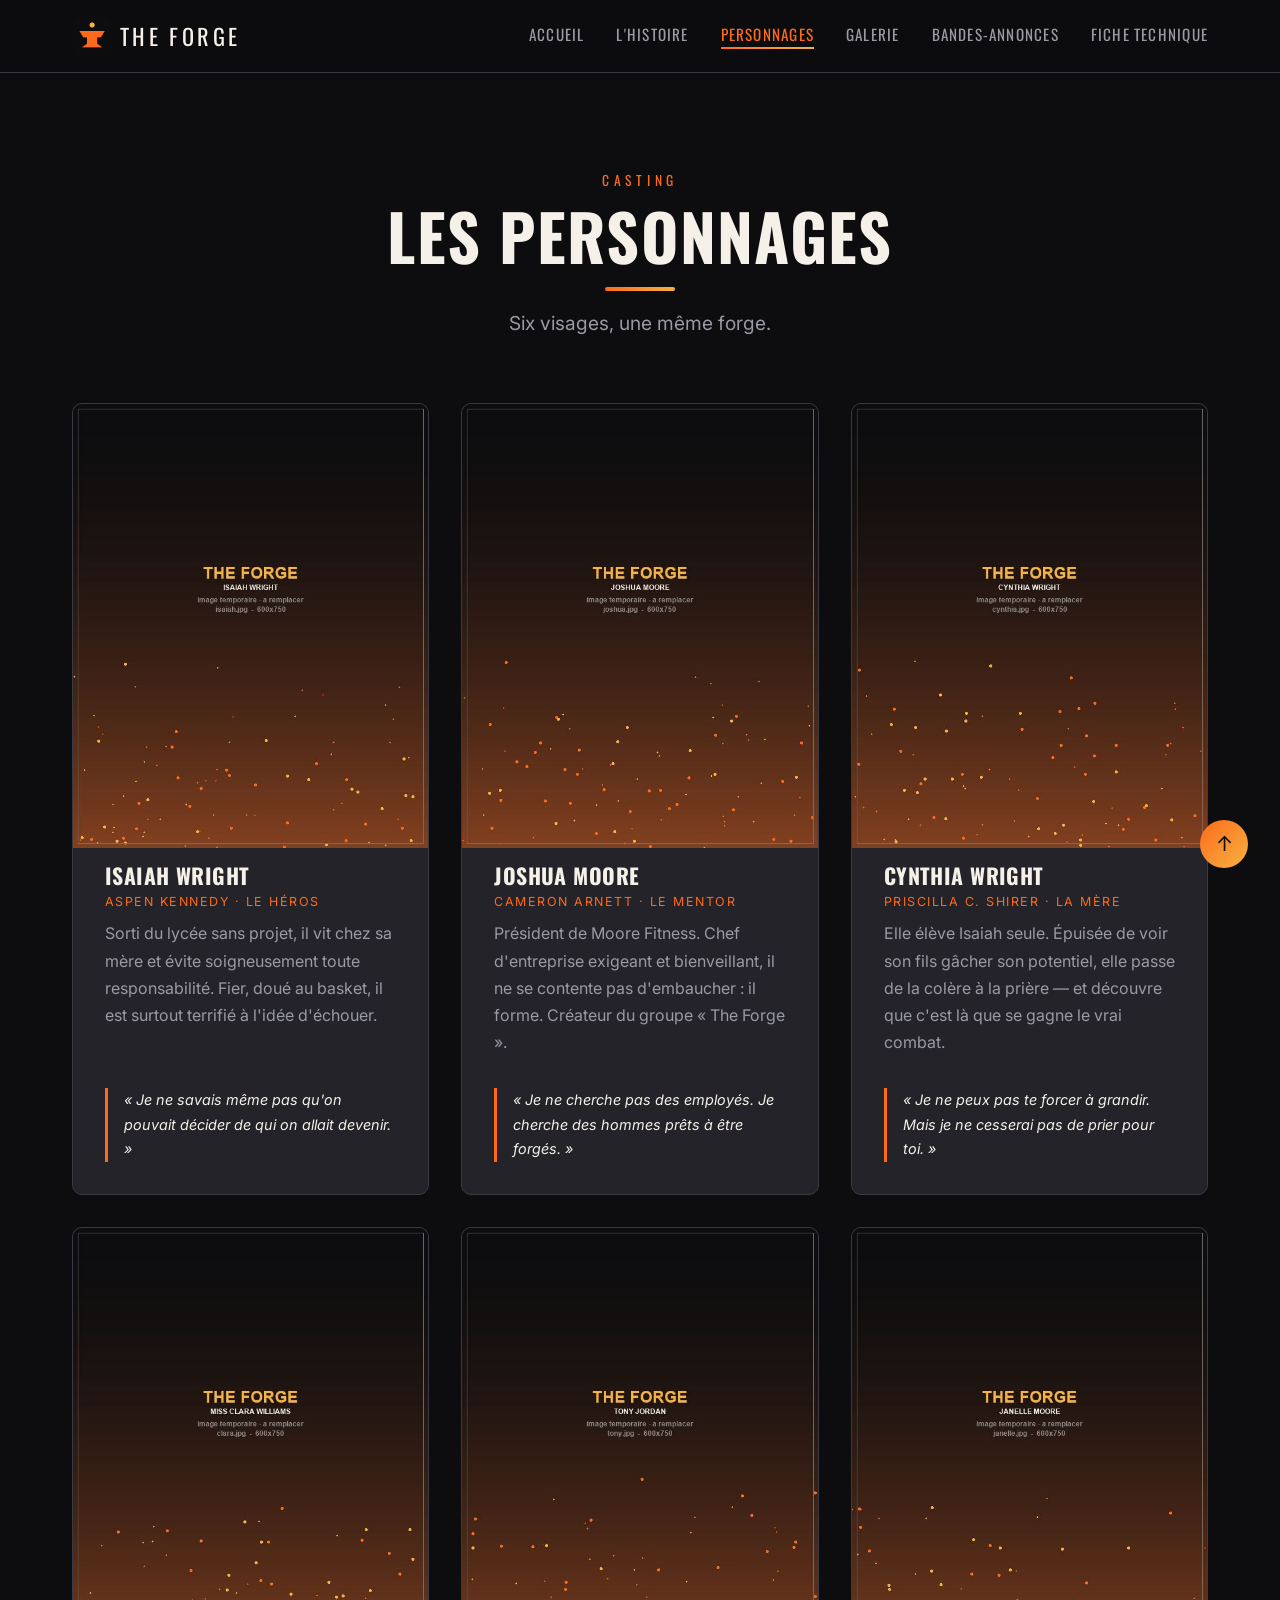
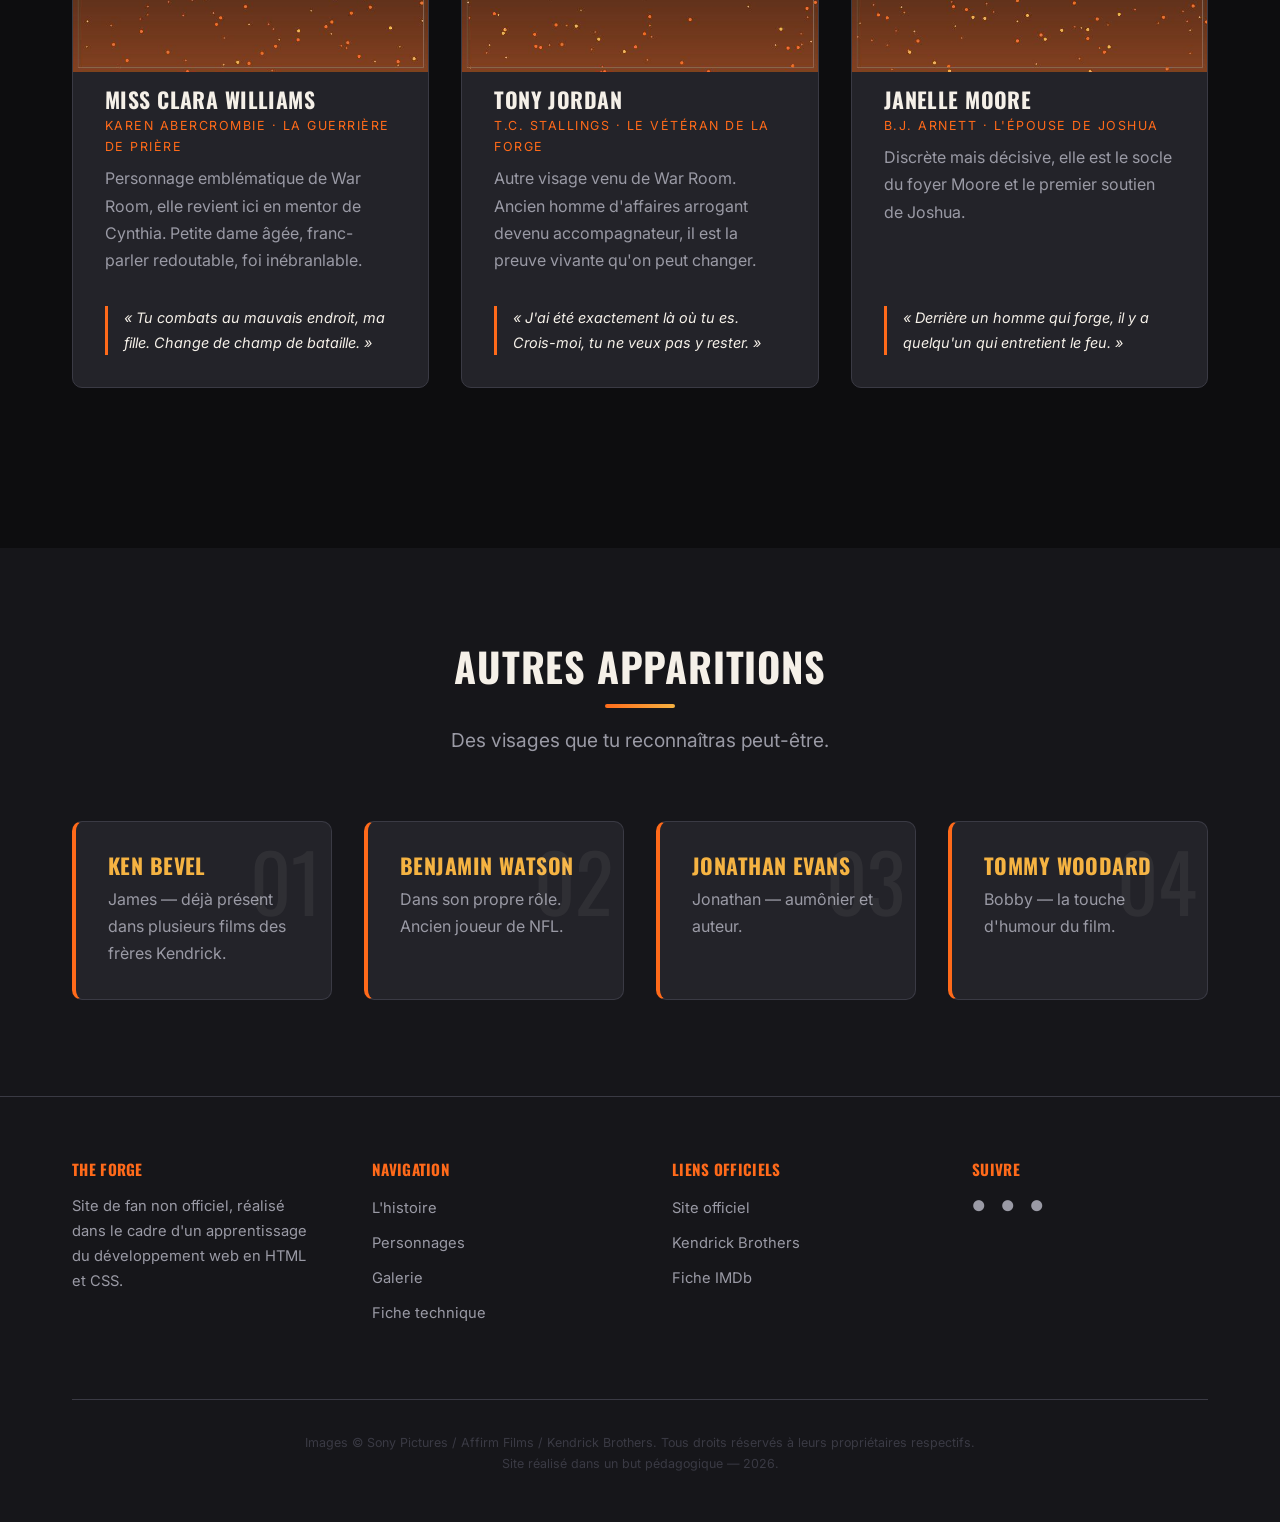
<file: personnages.html>
<!DOCTYPE html>
<html lang="fr">
<head>
  <meta charset="UTF-8">
  <meta name="viewport" content="width=device-width, initial-scale=1.0">

  <title>Les personnages — The Forge (2024)</title>
  <meta name="description" content="Isaiah, Joshua, Cynthia, Miss Clara, Tony et Janelle : les six personnages du film The Forge.">

  <link rel="icon" href="images/favicon.png" type="image/png">

  <link rel="preconnect" href="https://fonts.googleapis.com">
  <link rel="preconnect" href="https://fonts.gstatic.com" crossorigin>
  <link href="https://fonts.googleapis.com/css2?family=Oswald:wght@400;600;700&family=Inter:wght@400;500;700&display=swap" rel="stylesheet">

  <link rel="stylesheet" href="css/style.css">
</head>
<body>

  <a href="#contenu" class="lien-evitement">Aller au contenu principal</a>

  <!-- ================= EN-TETE ================= -->
  <header class="entete">
    <div class="conteneur entete-contenu">

      <a href="index.html" class="logo">
        <img src="images/logo.png" alt="" width="40" height="40">
        <span>THE FORGE</span>
      </a>

      <!-- La case a cocher invisible : elle memorise l'etat ouvert/ferme -->
      <input type="checkbox" id="bascule-menu" class="bascule-menu">

      <!-- Le bouton burger visible -->
      <label for="bascule-menu" class="burger" aria-label="Ouvrir le menu">
        <span></span>
        <span></span>
        <span></span>
      </label>

      <!-- Le voile : cliquer a cote referme le menu -->
      <label for="bascule-menu" class="voile" aria-hidden="true"></label>

      <nav class="navigation" aria-label="Navigation principale">
        <ul class="menu">
          <li><a href="index.html">Accueil</a></li>
          <li><a href="index.html#histoire">L'histoire</a></li>
          <li><a href="personnages.html" class="actif">Personnages</a></li>
          <li><a href="galerie.html">Galerie</a></li>
          <li><a href="index.html#bandes-annonces">Bandes-annonces</a></li>
          <li><a href="index.html#fiche">Fiche technique</a></li>
        </ul>
      </nav>

    </div>
  </header>

  <main id="contenu">

    <section class="section">
      <div class="conteneur">
        <p class="hero-surtitre centre">Casting</p>
        <h1 class="section-titre">Les personnages</h1>
        <p class="section-chapeau">Six visages, une même forge.</p>

        <div class="grille-personnages">
        <article class="carte-personnage" id="isaiah">
          <img src="images/isaiah.jpg" alt="Portrait de Isaiah Wright" width="600" height="750" loading="lazy">
          <div class="carte-corps">
            <h3>Isaiah Wright</h3>
            <p class="carte-acteur">Aspen Kennedy &middot; Le héros</p>
            <p class="carte-description">Sorti du lycée sans projet, il vit chez sa mère et évite soigneusement toute responsabilité. Fier, doué au basket, il est surtout terrifié à l'idée d'échouer.</p>
            <blockquote class="carte-citation">« Je ne savais même pas qu'on pouvait décider de qui on allait devenir. »</blockquote>
          </div>
        </article>
        <article class="carte-personnage" id="joshua">
          <img src="images/joshua.jpg" alt="Portrait de Joshua Moore" width="600" height="750" loading="lazy">
          <div class="carte-corps">
            <h3>Joshua Moore</h3>
            <p class="carte-acteur">Cameron Arnett &middot; Le mentor</p>
            <p class="carte-description">Président de Moore Fitness. Chef d'entreprise exigeant et bienveillant, il ne se contente pas d'embaucher : il forme. Créateur du groupe « The Forge ».</p>
            <blockquote class="carte-citation">« Je ne cherche pas des employés. Je cherche des hommes prêts à être forgés. »</blockquote>
          </div>
        </article>
        <article class="carte-personnage" id="cynthia">
          <img src="images/cynthia.jpg" alt="Portrait de Cynthia Wright" width="600" height="750" loading="lazy">
          <div class="carte-corps">
            <h3>Cynthia Wright</h3>
            <p class="carte-acteur">Priscilla C. Shirer &middot; La mère</p>
            <p class="carte-description">Elle élève Isaiah seule. Épuisée de voir son fils gâcher son potentiel, elle passe de la colère à la prière — et découvre que c'est là que se gagne le vrai combat.</p>
            <blockquote class="carte-citation">« Je ne peux pas te forcer à grandir. Mais je ne cesserai pas de prier pour toi. »</blockquote>
          </div>
        </article>
        <article class="carte-personnage" id="clara">
          <img src="images/clara.jpg" alt="Portrait de Miss Clara Williams" width="600" height="750" loading="lazy">
          <div class="carte-corps">
            <h3>Miss Clara Williams</h3>
            <p class="carte-acteur">Karen Abercrombie &middot; La guerrière de prière</p>
            <p class="carte-description">Personnage emblématique de War Room, elle revient ici en mentor de Cynthia. Petite dame âgée, franc-parler redoutable, foi inébranlable.</p>
            <blockquote class="carte-citation">« Tu combats au mauvais endroit, ma fille. Change de champ de bataille. »</blockquote>
          </div>
        </article>
        <article class="carte-personnage" id="tony">
          <img src="images/tony.jpg" alt="Portrait de Tony Jordan" width="600" height="750" loading="lazy">
          <div class="carte-corps">
            <h3>Tony Jordan</h3>
            <p class="carte-acteur">T.C. Stallings &middot; Le vétéran de la Forge</p>
            <p class="carte-description">Autre visage venu de War Room. Ancien homme d'affaires arrogant devenu accompagnateur, il est la preuve vivante qu'on peut changer.</p>
            <blockquote class="carte-citation">« J'ai été exactement là où tu es. Crois-moi, tu ne veux pas y rester. »</blockquote>
          </div>
        </article>
        <article class="carte-personnage" id="janelle">
          <img src="images/janelle.jpg" alt="Portrait de Janelle Moore" width="600" height="750" loading="lazy">
          <div class="carte-corps">
            <h3>Janelle Moore</h3>
            <p class="carte-acteur">B.J. Arnett &middot; L'épouse de Joshua</p>
            <p class="carte-description">Discrète mais décisive, elle est le socle du foyer Moore et le premier soutien de Joshua.</p>
            <blockquote class="carte-citation">« Derrière un homme qui forge, il y a quelqu'un qui entretient le feu. »</blockquote>
          </div>
        </article>
        </div>
      </div>
    </section>

    <section class="section section-sombre">
      <div class="conteneur">
        <h2 class="section-titre">Autres apparitions</h2>
        <p class="section-chapeau">Des visages que tu reconnaîtras peut-être.</p>

        <div class="grille-themes">
          <article class="carte-theme" data-numero="01">
            <h3>Ken Bevel</h3>
            <p>James &mdash; déjà présent dans plusieurs films des frères Kendrick.</p>
          </article>
          <article class="carte-theme" data-numero="02">
            <h3>Benjamin Watson</h3>
            <p>Dans son propre rôle. Ancien joueur de NFL.</p>
          </article>
          <article class="carte-theme" data-numero="03">
            <h3>Jonathan Evans</h3>
            <p>Jonathan &mdash; aumônier et auteur.</p>
          </article>
          <article class="carte-theme" data-numero="04">
            <h3>Tommy Woodard</h3>
            <p>Bobby &mdash; la touche d'humour du film.</p>
          </article>
        </div>
      </div>
    </section>

  </main>

  <!-- ================= PIED DE PAGE ================= -->
  <footer class="pied-page">
    <div class="conteneur">

      <div class="pied-colonnes">

        <div class="pied-colonne">
          <h3>The Forge</h3>
          <p>
            Site de fan non officiel, réalisé dans le cadre d'un apprentissage
            du développement web en HTML et CSS.
          </p>
        </div>

        <div class="pied-colonne">
          <h3>Navigation</h3>
          <ul>
            <li><a href="index.html#histoire">L'histoire</a></li>
            <li><a href="personnages.html">Personnages</a></li>
            <li><a href="galerie.html">Galerie</a></li>
            <li><a href="index.html#fiche">Fiche technique</a></li>
          </ul>
        </div>

        <div class="pied-colonne">
          <h3>Liens officiels</h3>
          <ul>
            <li><a href="https://www.theforgemovie.com" target="_blank" rel="noopener">Site officiel</a></li>
            <li><a href="https://www.kendrickbrothers.com" target="_blank" rel="noopener">Kendrick Brothers</a></li>
            <li><a href="https://www.imdb.com/title/tt26731216/" target="_blank" rel="noopener">Fiche IMDb</a></li>
          </ul>
        </div>

        <div class="pied-colonne">
          <h3>Suivre</h3>
          <div class="pied-reseaux">
            <a href="https://www.instagram.com/" target="_blank" rel="noopener" aria-label="Instagram">&#9679;</a>
            <a href="https://www.youtube.com/" target="_blank" rel="noopener" aria-label="YouTube">&#9679;</a>
            <a href="https://x.com/" target="_blank" rel="noopener" aria-label="X">&#9679;</a>
          </div>
        </div>

      </div>

      <p class="pied-mentions">
        Images &copy; Sony Pictures / Affirm Films / Kendrick Brothers.
        Tous droits réservés à leurs propriétaires respectifs.
        <br>
        Site réalisé dans un but pédagogique &mdash; 2026.
      </p>

    </div>
  </footer>

  <a href="#contenu" class="retour-haut" aria-label="Retour en haut de la page">
    <span aria-hidden="true">&uarr;</span>
  </a>

</body>
</html>
</file>
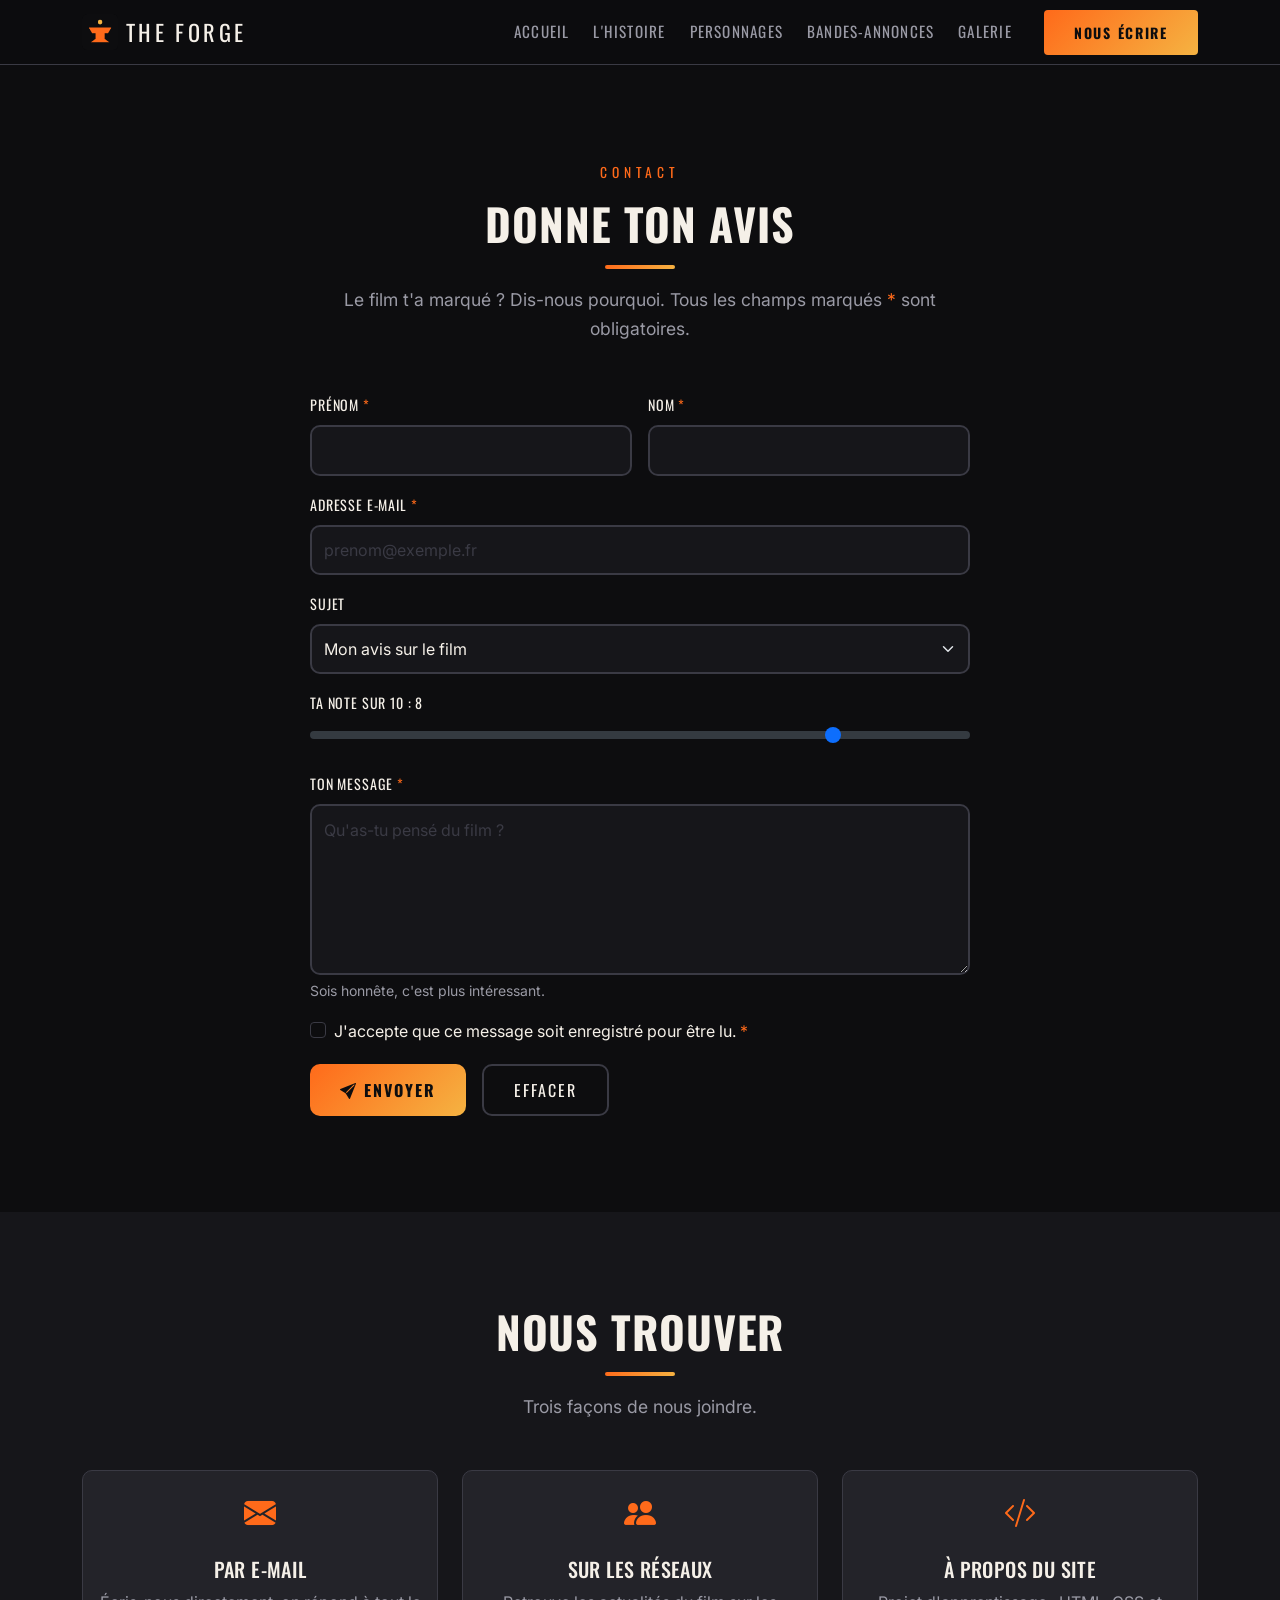
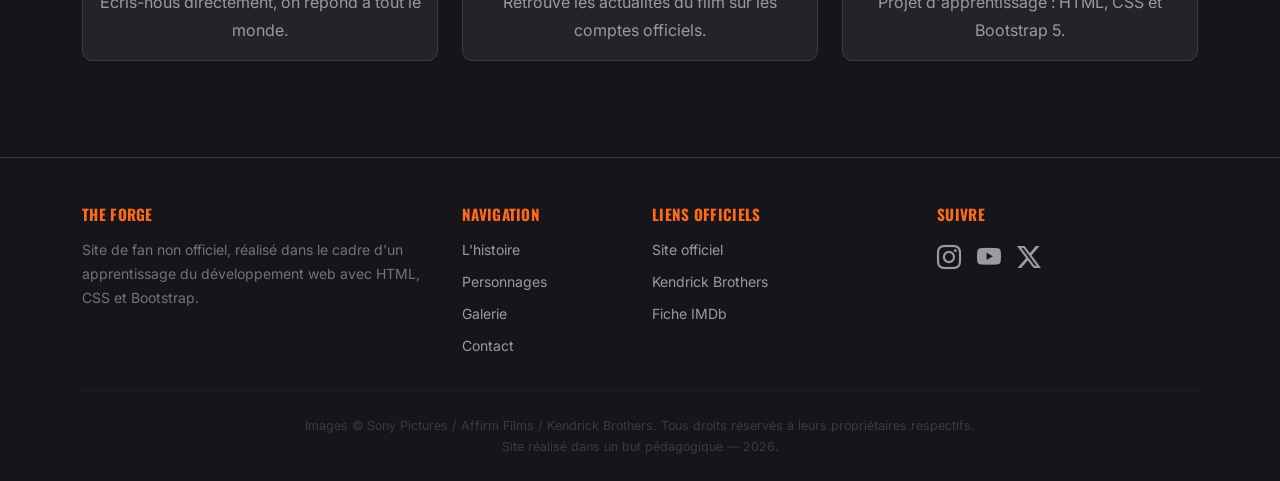
<file: mon-site/v2-bootstrap/contact.html>
<!DOCTYPE html>
<html lang="fr" data-bs-theme="dark">
<head>
  <meta charset="UTF-8">
  <meta name="viewport" content="width=device-width, initial-scale=1.0">

  <title>Contact — The Forge (2024)</title>
  <meta name="description" content="Donne ton avis sur le film The Forge.">

  <link rel="icon" href="assets/images/favicon.png" type="image/png">

  <!-- 1. Bootstrap CSS -->
  <link href="https://cdn.jsdelivr.net/npm/bootstrap@5.3.3/dist/css/bootstrap.min.css" rel="stylesheet">
  <!-- 2. Bootstrap Icons -->
  <link href="https://cdn.jsdelivr.net/npm/bootstrap-icons@1.11.3/font/bootstrap-icons.min.css" rel="stylesheet">
  <!-- 3. Les polices -->
  <link rel="preconnect" href="https://fonts.googleapis.com">
  <link rel="preconnect" href="https://fonts.gstatic.com" crossorigin>
  <link href="https://fonts.googleapis.com/css2?family=Oswald:wght@400;600;700&family=Inter:wght@400;500;700&display=swap" rel="stylesheet">
  <!-- 4. NOTRE theme : TOUJOURS EN DERNIER -->
  <link rel="stylesheet" href="css/theme.css">
</head>
<body>

  <a href="#contenu" class="lien-evitement">Aller au contenu principal</a>

  <!-- ================= NAVBAR ================= -->
  <nav class="navbar navbar-expand-lg sticky-top">
    <div class="container">

      <a class="navbar-brand d-flex align-items-center gap-2" href="index.html">
        <img src="assets/images/logo.png" alt="" width="36" height="36">
        <span>THE FORGE</span>
      </a>

      <button class="navbar-toggler" type="button"
              data-bs-toggle="collapse" data-bs-target="#menuPrincipal"
              aria-controls="menuPrincipal" aria-expanded="false"
              aria-label="Ouvrir le menu de navigation">
        <span class="navbar-toggler-icon"></span>
      </button>

      <div class="collapse navbar-collapse" id="menuPrincipal">
        <ul class="navbar-nav ms-auto align-items-lg-center gap-lg-2">
          <li class="nav-item"><a class="nav-link" href="index.html">Accueil</a></li>
          <li class="nav-item"><a class="nav-link" href="index.html#histoire">L'histoire</a></li>
          <li class="nav-item"><a class="nav-link" href="personnages.html">Personnages</a></li>
          <li class="nav-item"><a class="nav-link" href="index.html#bandes-annonces">Bandes-annonces</a></li>
          <li class="nav-item"><a class="nav-link" href="index.html#galerie">Galerie</a></li>
          <li class="nav-item ms-lg-3 mt-3 mt-lg-0">
            <a class="btn btn-forge btn-sm" href="contact.html">Nous écrire</a>
          </li>
        </ul>
      </div>

    </div>
  </nav>

  <main id="contenu">

    <section class="section">
      <div class="container">
        <p class="surtitre text-center">Contact</p>
        <h1 class="titre-section">Donne ton avis</h1>
        <p class="chapeau">
          Le film t'a marqué ? Dis-nous pourquoi. Tous les champs marqués
          <span class="text-primary">*</span> sont obligatoires.
        </p>

        <form class="needs-validation mx-auto" style="max-width: 660px" novalidate>
          <div class="row g-3">

            <div class="col-12 col-md-6">
              <label for="prenom" class="form-label">Prénom <span class="text-primary">*</span></label>
              <input type="text" class="form-control" id="prenom" name="prenom" required minlength="2" autocomplete="given-name">
              <div class="invalid-feedback">Merci d'indiquer ton prénom (2 caractères minimum).</div>
            </div>

            <div class="col-12 col-md-6">
              <label for="nom" class="form-label">Nom <span class="text-primary">*</span></label>
              <input type="text" class="form-control" id="nom" name="nom" required autocomplete="family-name">
              <div class="invalid-feedback">Merci d'indiquer ton nom.</div>
            </div>

            <div class="col-12">
              <label for="email" class="form-label">Adresse e-mail <span class="text-primary">*</span></label>
              <input type="email" class="form-control" id="email" name="email" required
                     placeholder="prenom@exemple.fr" autocomplete="email">
              <div class="invalid-feedback">Cette adresse e-mail ne semble pas valide.</div>
            </div>

            <div class="col-12">
              <label for="sujet" class="form-label">Sujet</label>
              <select class="form-select" id="sujet" name="sujet">
                <option value="avis" selected>Mon avis sur le film</option>
                <option value="question">Une question</option>
                <option value="erreur">Signaler une erreur sur le site</option>
                <option value="autre">Autre</option>
              </select>
            </div>

            <div class="col-12">
              <label for="note" class="form-label">Ta note sur 10 : <output id="valeurNote">8</output></label>
              <input type="range" class="form-range" id="note" name="note" min="0" max="10" step="1" value="8">
            </div>

            <div class="col-12">
              <label for="message" class="form-label">Ton message <span class="text-primary">*</span></label>
              <textarea class="form-control" id="message" name="message" rows="6" required minlength="10"
                        placeholder="Qu'as-tu pensé du film ?"></textarea>
              <div class="invalid-feedback">Écris au moins 10 caractères.</div>
              <div class="form-text">Sois honnête, c'est plus intéressant.</div>
            </div>

            <div class="col-12">
              <div class="form-check">
                <input class="form-check-input" type="checkbox" id="rgpd" required>
                <label class="form-check-label" for="rgpd">
                  J'accepte que ce message soit enregistré pour être lu. <span class="text-primary">*</span>
                </label>
                <div class="invalid-feedback">Il faut cocher cette case pour envoyer.</div>
              </div>
            </div>

            <div class="col-12 d-flex flex-column flex-sm-row gap-3">
              <button type="submit" class="btn btn-forge">
                <i class="bi bi-send-fill" aria-hidden="true"></i> Envoyer
              </button>
              <button type="reset" class="btn btn-outline-forge">Effacer</button>
            </div>

          </div>
        </form>
      </div>
    </section>

    <section class="section section-sombre">
      <div class="container">
        <h2 class="titre-section">Nous trouver</h2>
        <p class="chapeau">Trois façons de nous joindre.</p>

        <div class="row row-cols-1 row-cols-md-3 g-4">
          <div class="col">
            <div class="card h-100 text-center"><div class="card-body">
              <i class="bi bi-envelope-fill fs-2 text-primary" aria-hidden="true"></i>
              <h3 class="card-title h5 mt-3">Par e-mail</h3>
              <p class="card-text">Écris-nous directement, on répond à tout le monde.</p>
            </div></div>
          </div>
          <div class="col">
            <div class="card h-100 text-center"><div class="card-body">
              <i class="bi bi-people-fill fs-2 text-primary" aria-hidden="true"></i>
              <h3 class="card-title h5 mt-3">Sur les réseaux</h3>
              <p class="card-text">Retrouve les actualités du film sur les comptes officiels.</p>
            </div></div>
          </div>
          <div class="col">
            <div class="card h-100 text-center"><div class="card-body">
              <i class="bi bi-code-slash fs-2 text-primary" aria-hidden="true"></i>
              <h3 class="card-title h5 mt-3">À propos du site</h3>
              <p class="card-text">Projet d'apprentissage : HTML, CSS et Bootstrap 5.</p>
            </div></div>
          </div>
        </div>
      </div>
    </section>

  </main>

  <!-- ================= PIED DE PAGE ================= -->
  <footer class="pied-page pt-5 pb-4">
    <div class="container">
      <div class="row g-4">

        <div class="col-12 col-md-4">
          <h3 class="text-uppercase mb-3">The Forge</h3>
          <p class="text-secondary small mb-0">
            Site de fan non officiel, réalisé dans le cadre d'un apprentissage du développement
            web avec HTML, CSS et Bootstrap.
          </p>
        </div>

        <div class="col-6 col-md-2">
          <h3 class="text-uppercase mb-3">Navigation</h3>
          <ul class="list-unstyled small mb-0">
            <li class="mb-2"><a href="index.html#histoire" class="lien-discret">L'histoire</a></li>
            <li class="mb-2"><a href="personnages.html" class="lien-discret">Personnages</a></li>
            <li class="mb-2"><a href="index.html#galerie" class="lien-discret">Galerie</a></li>
            <li class="mb-2"><a href="contact.html" class="lien-discret">Contact</a></li>
          </ul>
        </div>

        <div class="col-6 col-md-3">
          <h3 class="text-uppercase mb-3">Liens officiels</h3>
          <ul class="list-unstyled small mb-0">
            <li class="mb-2"><a href="https://www.theforgemovie.com" target="_blank" rel="noopener" class="lien-discret">Site officiel</a></li>
            <li class="mb-2"><a href="https://www.kendrickbrothers.com" target="_blank" rel="noopener" class="lien-discret">Kendrick Brothers</a></li>
            <li class="mb-2"><a href="https://www.imdb.com/title/tt26731216/" target="_blank" rel="noopener" class="lien-discret">Fiche IMDb</a></li>
          </ul>
        </div>

        <div class="col-12 col-md-3">
          <h3 class="text-uppercase mb-3">Suivre</h3>
          <div class="d-flex gap-3 fs-4">
            <a href="https://www.instagram.com/" target="_blank" rel="noopener" class="lien-discret" aria-label="Instagram"><i class="bi bi-instagram"></i></a>
            <a href="https://www.youtube.com/" target="_blank" rel="noopener" class="lien-discret" aria-label="YouTube"><i class="bi bi-youtube"></i></a>
            <a href="https://x.com/" target="_blank" rel="noopener" class="lien-discret" aria-label="X"><i class="bi bi-twitter-x"></i></a>
          </div>
        </div>

      </div>

      <hr class="my-4" style="border-color: var(--tf-acier)">

      <p class="pied-mentions text-center mb-0">
        Images &copy; Sony Pictures / Affirm Films / Kendrick Brothers.
        Tous droits réservés à leurs propriétaires respectifs.<br>
        Site réalisé dans un but pédagogique &mdash; 2026.
      </p>
    </div>
  </footer>

  <!-- ================= MODALE BANDE-ANNONCE ================= -->
  <div class="modal fade" id="modaleTrailer" tabindex="-1" aria-labelledby="titreModale" aria-hidden="true">
    <div class="modal-dialog modal-xl modal-dialog-centered">
      <div class="modal-content" style="background-color: var(--tf-charbon)">

        <div class="modal-header" style="border-color: var(--tf-acier)">
          <h5 class="modal-title" id="titreModale">Bande-annonce officielle</h5>
          <button type="button" class="btn-close btn-close-white" data-bs-dismiss="modal" aria-label="Fermer"></button>
        </div>

        <div class="modal-body p-0">
          <div class="ratio ratio-16x9">
            <iframe src="https://www.youtube.com/embed/REMPLACE_PAR_ID"
                    title="Bande-annonce officielle de The Forge"
                    allow="accelerometer; autoplay; clipboard-write; encrypted-media; gyroscope; picture-in-picture"
                    allowfullscreen></iframe>
          </div>
        </div>

      </div>
    </div>
  </div>

  <!-- ================= SCRIPTS ================= -->
  <script src="https://cdn.jsdelivr.net/npm/bootstrap@5.3.3/dist/js/bootstrap.bundle.min.js"></script>

  <script>
    // Validation des formulaires — les 7 lignes du chapitre 6
    document.querySelectorAll(".needs-validation").forEach(function (formulaire) {
      formulaire.addEventListener("submit", function (evenement) {
        if (!formulaire.checkValidity()) {
          evenement.preventDefault();
          evenement.stopPropagation();
        }
        formulaire.classList.add("was-validated");
      });
    });

    // Le curseur de note
    var champNote = document.getElementById("note");
    if (champNote) {
      champNote.addEventListener("input", function () {
        document.getElementById("valeurNote").textContent = this.value;
      });
    }
  </script>

</body>
</html>
</file>
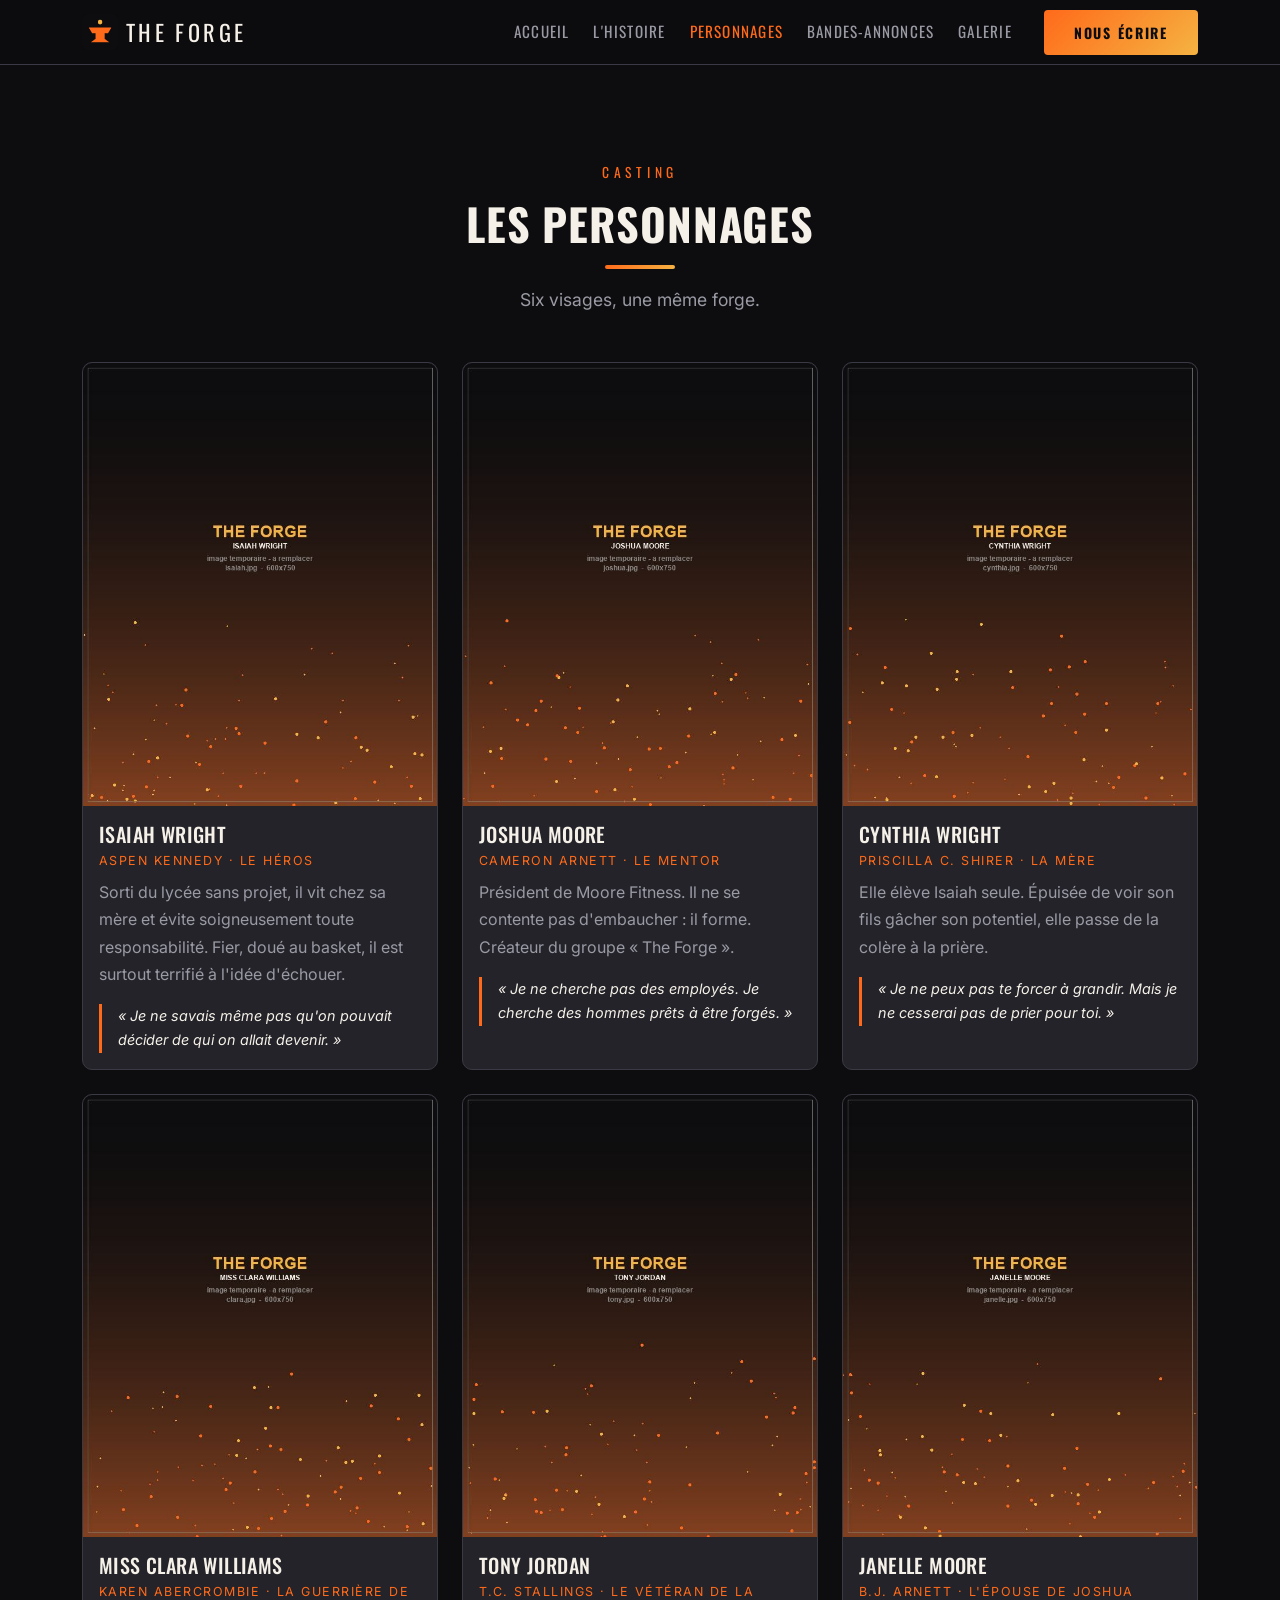
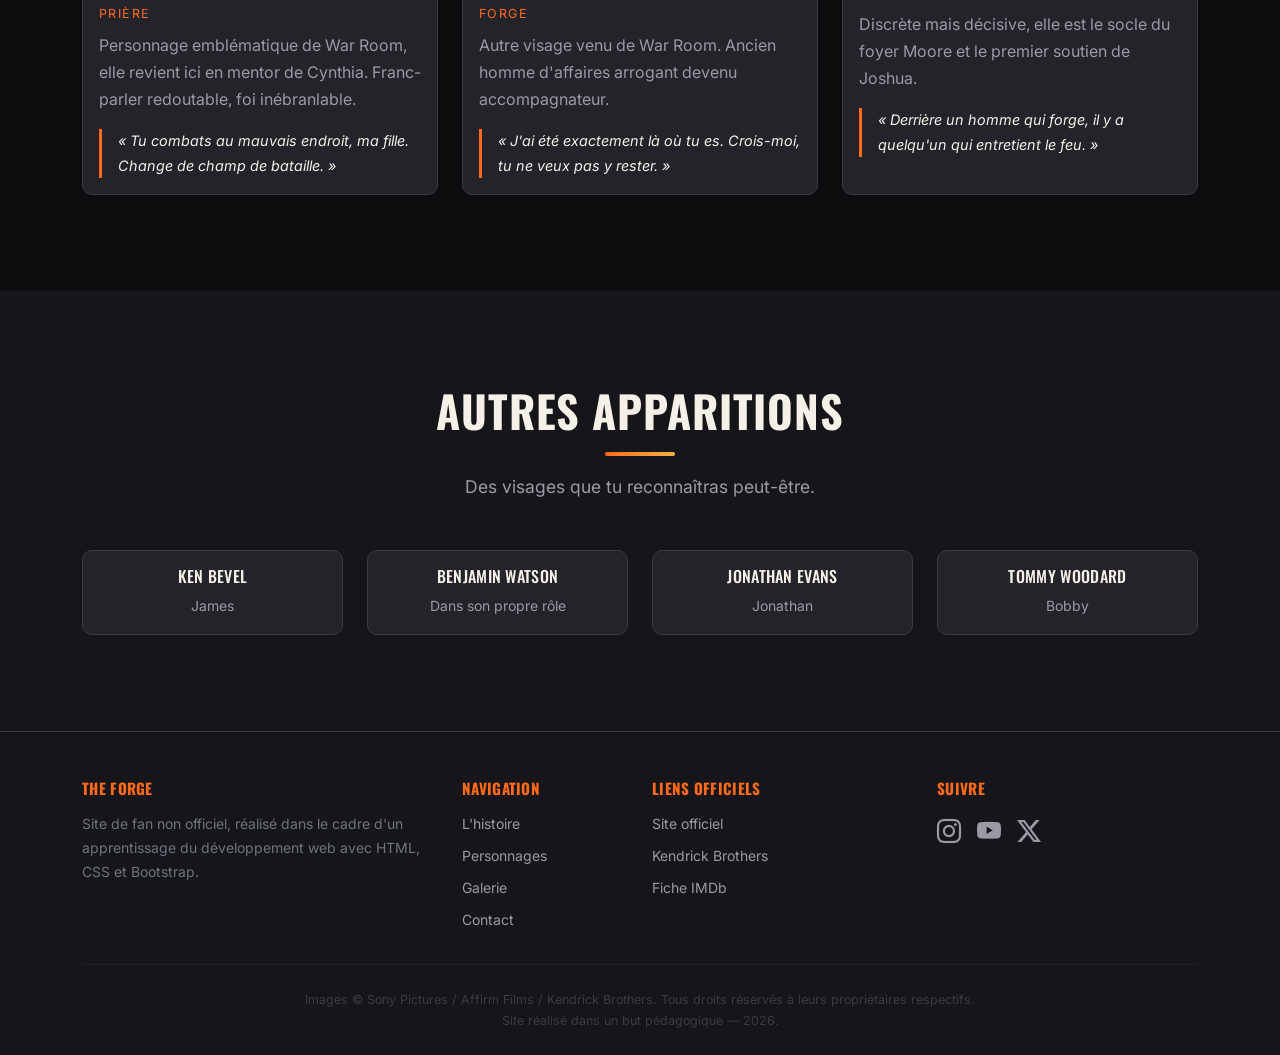
<file: mon-site/v2-bootstrap/personnages.html>
<!DOCTYPE html>
<html lang="fr" data-bs-theme="dark">
<head>
  <meta charset="UTF-8">
  <meta name="viewport" content="width=device-width, initial-scale=1.0">

  <title>Les personnages — The Forge (2024)</title>
  <meta name="description" content="Les six personnages principaux du film The Forge et leurs interpretes.">

  <link rel="icon" href="assets/images/favicon.png" type="image/png">

  <!-- 1. Bootstrap CSS -->
  <link href="https://cdn.jsdelivr.net/npm/bootstrap@5.3.3/dist/css/bootstrap.min.css" rel="stylesheet">
  <!-- 2. Bootstrap Icons -->
  <link href="https://cdn.jsdelivr.net/npm/bootstrap-icons@1.11.3/font/bootstrap-icons.min.css" rel="stylesheet">
  <!-- 3. Les polices -->
  <link rel="preconnect" href="https://fonts.googleapis.com">
  <link rel="preconnect" href="https://fonts.gstatic.com" crossorigin>
  <link href="https://fonts.googleapis.com/css2?family=Oswald:wght@400;600;700&family=Inter:wght@400;500;700&display=swap" rel="stylesheet">
  <!-- 4. NOTRE theme : TOUJOURS EN DERNIER -->
  <link rel="stylesheet" href="css/theme.css">
</head>
<body>

  <a href="#contenu" class="lien-evitement">Aller au contenu principal</a>

  <!-- ================= NAVBAR ================= -->
  <nav class="navbar navbar-expand-lg sticky-top">
    <div class="container">

      <a class="navbar-brand d-flex align-items-center gap-2" href="index.html">
        <img src="assets/images/logo.png" alt="" width="36" height="36">
        <span>THE FORGE</span>
      </a>

      <button class="navbar-toggler" type="button"
              data-bs-toggle="collapse" data-bs-target="#menuPrincipal"
              aria-controls="menuPrincipal" aria-expanded="false"
              aria-label="Ouvrir le menu de navigation">
        <span class="navbar-toggler-icon"></span>
      </button>

      <div class="collapse navbar-collapse" id="menuPrincipal">
        <ul class="navbar-nav ms-auto align-items-lg-center gap-lg-2">
          <li class="nav-item"><a class="nav-link" href="index.html">Accueil</a></li>
          <li class="nav-item"><a class="nav-link" href="index.html#histoire">L'histoire</a></li>
          <li class="nav-item"><a class="nav-link active" href="personnages.html">Personnages</a></li>
          <li class="nav-item"><a class="nav-link" href="index.html#bandes-annonces">Bandes-annonces</a></li>
          <li class="nav-item"><a class="nav-link" href="index.html#galerie">Galerie</a></li>
          <li class="nav-item ms-lg-3 mt-3 mt-lg-0">
            <a class="btn btn-forge btn-sm" href="contact.html">Nous écrire</a>
          </li>
        </ul>
      </div>

    </div>
  </nav>

  <main id="contenu">

    <section class="section">
      <div class="container">
        <p class="surtitre text-center">Casting</p>
        <h1 class="titre-section">Les personnages</h1>
        <p class="chapeau">Six visages, une même forge.</p>

        <div class="row row-cols-1 row-cols-sm-2 row-cols-lg-3 g-4">
          <div class="col">
            <article class="card h-100 overflow-hidden">
              <img src="assets/images/isaiah.jpg" class="card-img-top object-fit-cover"
                   style="aspect-ratio: 4/5" alt="Portrait de Isaiah Wright" loading="lazy">
              <div class="card-body">
                <h3 class="card-title h5 mb-1">Isaiah Wright</h3>
                <p class="carte-acteur mb-2">Aspen Kennedy &middot; Le héros</p>
                <p class="card-text">Sorti du lycée sans projet, il vit chez sa mère et évite soigneusement toute responsabilité. Fier, doué au basket, il est surtout terrifié à l'idée d'échouer.</p>
                <blockquote class="carte-citation mt-3 mb-0">« Je ne savais même pas qu'on pouvait décider de qui on allait devenir. »</blockquote>
              </div>
            </article>
          </div>
          <div class="col">
            <article class="card h-100 overflow-hidden">
              <img src="assets/images/joshua.jpg" class="card-img-top object-fit-cover"
                   style="aspect-ratio: 4/5" alt="Portrait de Joshua Moore" loading="lazy">
              <div class="card-body">
                <h3 class="card-title h5 mb-1">Joshua Moore</h3>
                <p class="carte-acteur mb-2">Cameron Arnett &middot; Le mentor</p>
                <p class="card-text">Président de Moore Fitness. Il ne se contente pas d'embaucher : il forme. Créateur du groupe « The Forge ».</p>
                <blockquote class="carte-citation mt-3 mb-0">« Je ne cherche pas des employés. Je cherche des hommes prêts à être forgés. »</blockquote>
              </div>
            </article>
          </div>
          <div class="col">
            <article class="card h-100 overflow-hidden">
              <img src="assets/images/cynthia.jpg" class="card-img-top object-fit-cover"
                   style="aspect-ratio: 4/5" alt="Portrait de Cynthia Wright" loading="lazy">
              <div class="card-body">
                <h3 class="card-title h5 mb-1">Cynthia Wright</h3>
                <p class="carte-acteur mb-2">Priscilla C. Shirer &middot; La mère</p>
                <p class="card-text">Elle élève Isaiah seule. Épuisée de voir son fils gâcher son potentiel, elle passe de la colère à la prière.</p>
                <blockquote class="carte-citation mt-3 mb-0">« Je ne peux pas te forcer à grandir. Mais je ne cesserai pas de prier pour toi. »</blockquote>
              </div>
            </article>
          </div>
          <div class="col">
            <article class="card h-100 overflow-hidden">
              <img src="assets/images/clara.jpg" class="card-img-top object-fit-cover"
                   style="aspect-ratio: 4/5" alt="Portrait de Miss Clara Williams" loading="lazy">
              <div class="card-body">
                <h3 class="card-title h5 mb-1">Miss Clara Williams</h3>
                <p class="carte-acteur mb-2">Karen Abercrombie &middot; La guerrière de prière</p>
                <p class="card-text">Personnage emblématique de War Room, elle revient ici en mentor de Cynthia. Franc-parler redoutable, foi inébranlable.</p>
                <blockquote class="carte-citation mt-3 mb-0">« Tu combats au mauvais endroit, ma fille. Change de champ de bataille. »</blockquote>
              </div>
            </article>
          </div>
          <div class="col">
            <article class="card h-100 overflow-hidden">
              <img src="assets/images/tony.jpg" class="card-img-top object-fit-cover"
                   style="aspect-ratio: 4/5" alt="Portrait de Tony Jordan" loading="lazy">
              <div class="card-body">
                <h3 class="card-title h5 mb-1">Tony Jordan</h3>
                <p class="carte-acteur mb-2">T.C. Stallings &middot; Le vétéran de la Forge</p>
                <p class="card-text">Autre visage venu de War Room. Ancien homme d'affaires arrogant devenu accompagnateur.</p>
                <blockquote class="carte-citation mt-3 mb-0">« J'ai été exactement là où tu es. Crois-moi, tu ne veux pas y rester. »</blockquote>
              </div>
            </article>
          </div>
          <div class="col">
            <article class="card h-100 overflow-hidden">
              <img src="assets/images/janelle.jpg" class="card-img-top object-fit-cover"
                   style="aspect-ratio: 4/5" alt="Portrait de Janelle Moore" loading="lazy">
              <div class="card-body">
                <h3 class="card-title h5 mb-1">Janelle Moore</h3>
                <p class="carte-acteur mb-2">B.J. Arnett &middot; L'épouse de Joshua</p>
                <p class="card-text">Discrète mais décisive, elle est le socle du foyer Moore et le premier soutien de Joshua.</p>
                <blockquote class="carte-citation mt-3 mb-0">« Derrière un homme qui forge, il y a quelqu'un qui entretient le feu. »</blockquote>
              </div>
            </article>
          </div>
        </div>
      </div>
    </section>

    <section class="section section-sombre">
      <div class="container">
        <h2 class="titre-section">Autres apparitions</h2>
        <p class="chapeau">Des visages que tu reconnaîtras peut-être.</p>

        <div class="row row-cols-2 row-cols-md-4 g-4 text-center">
          <div class="col"><div class="card h-100"><div class="card-body">
            <h3 class="card-title h6">Ken Bevel</h3><p class="card-text small mb-0">James</p>
          </div></div></div>
          <div class="col"><div class="card h-100"><div class="card-body">
            <h3 class="card-title h6">Benjamin Watson</h3><p class="card-text small mb-0">Dans son propre rôle</p>
          </div></div></div>
          <div class="col"><div class="card h-100"><div class="card-body">
            <h3 class="card-title h6">Jonathan Evans</h3><p class="card-text small mb-0">Jonathan</p>
          </div></div></div>
          <div class="col"><div class="card h-100"><div class="card-body">
            <h3 class="card-title h6">Tommy Woodard</h3><p class="card-text small mb-0">Bobby</p>
          </div></div></div>
        </div>
      </div>
    </section>

  </main>

  <!-- ================= PIED DE PAGE ================= -->
  <footer class="pied-page pt-5 pb-4">
    <div class="container">
      <div class="row g-4">

        <div class="col-12 col-md-4">
          <h3 class="text-uppercase mb-3">The Forge</h3>
          <p class="text-secondary small mb-0">
            Site de fan non officiel, réalisé dans le cadre d'un apprentissage du développement
            web avec HTML, CSS et Bootstrap.
          </p>
        </div>

        <div class="col-6 col-md-2">
          <h3 class="text-uppercase mb-3">Navigation</h3>
          <ul class="list-unstyled small mb-0">
            <li class="mb-2"><a href="index.html#histoire" class="lien-discret">L'histoire</a></li>
            <li class="mb-2"><a href="personnages.html" class="lien-discret">Personnages</a></li>
            <li class="mb-2"><a href="index.html#galerie" class="lien-discret">Galerie</a></li>
            <li class="mb-2"><a href="contact.html" class="lien-discret">Contact</a></li>
          </ul>
        </div>

        <div class="col-6 col-md-3">
          <h3 class="text-uppercase mb-3">Liens officiels</h3>
          <ul class="list-unstyled small mb-0">
            <li class="mb-2"><a href="https://www.theforgemovie.com" target="_blank" rel="noopener" class="lien-discret">Site officiel</a></li>
            <li class="mb-2"><a href="https://www.kendrickbrothers.com" target="_blank" rel="noopener" class="lien-discret">Kendrick Brothers</a></li>
            <li class="mb-2"><a href="https://www.imdb.com/title/tt26731216/" target="_blank" rel="noopener" class="lien-discret">Fiche IMDb</a></li>
          </ul>
        </div>

        <div class="col-12 col-md-3">
          <h3 class="text-uppercase mb-3">Suivre</h3>
          <div class="d-flex gap-3 fs-4">
            <a href="https://www.instagram.com/" target="_blank" rel="noopener" class="lien-discret" aria-label="Instagram"><i class="bi bi-instagram"></i></a>
            <a href="https://www.youtube.com/" target="_blank" rel="noopener" class="lien-discret" aria-label="YouTube"><i class="bi bi-youtube"></i></a>
            <a href="https://x.com/" target="_blank" rel="noopener" class="lien-discret" aria-label="X"><i class="bi bi-twitter-x"></i></a>
          </div>
        </div>

      </div>

      <hr class="my-4" style="border-color: var(--tf-acier)">

      <p class="pied-mentions text-center mb-0">
        Images &copy; Sony Pictures / Affirm Films / Kendrick Brothers.
        Tous droits réservés à leurs propriétaires respectifs.<br>
        Site réalisé dans un but pédagogique &mdash; 2026.
      </p>
    </div>
  </footer>

  <!-- ================= MODALE BANDE-ANNONCE ================= -->
  <div class="modal fade" id="modaleTrailer" tabindex="-1" aria-labelledby="titreModale" aria-hidden="true">
    <div class="modal-dialog modal-xl modal-dialog-centered">
      <div class="modal-content" style="background-color: var(--tf-charbon)">

        <div class="modal-header" style="border-color: var(--tf-acier)">
          <h5 class="modal-title" id="titreModale">Bande-annonce officielle</h5>
          <button type="button" class="btn-close btn-close-white" data-bs-dismiss="modal" aria-label="Fermer"></button>
        </div>

        <div class="modal-body p-0">
          <div class="ratio ratio-16x9">
            <iframe src="https://www.youtube.com/embed/REMPLACE_PAR_ID"
                    title="Bande-annonce officielle de The Forge"
                    allow="accelerometer; autoplay; clipboard-write; encrypted-media; gyroscope; picture-in-picture"
                    allowfullscreen></iframe>
          </div>
        </div>

      </div>
    </div>
  </div>

  <!-- ================= SCRIPTS ================= -->
  <script src="https://cdn.jsdelivr.net/npm/bootstrap@5.3.3/dist/js/bootstrap.bundle.min.js"></script>

  <script>
    // Validation des formulaires — les 7 lignes du chapitre 6
    document.querySelectorAll(".needs-validation").forEach(function (formulaire) {
      formulaire.addEventListener("submit", function (evenement) {
        if (!formulaire.checkValidity()) {
          evenement.preventDefault();
          evenement.stopPropagation();
        }
        formulaire.classList.add("was-validated");
      });
    });

    // Le curseur de note
    var champNote = document.getElementById("note");
    if (champNote) {
      champNote.addEventListener("input", function () {
        document.getElementById("valeurNote").textContent = this.value;
      });
    }
  </script>

</body>
</html>
</file>
<file: css/style.css>
/* ============================================================
   THE FORGE — style.css
   Version 1 : HTML + CSS purs (chapitres 1 à 4)
   Aucun framework. Tout est écrit à la main.
   ============================================================ */

/* ------------------------------------------------------------
   1. RÉINITIALISATION
   ------------------------------------------------------------ */
*,
*::before,
*::after {
  box-sizing: border-box;
  margin: 0;
  padding: 0;
}

img {
  max-width: 100%;
  height: auto;
  display: block;
}

a  { text-decoration: none; color: inherit; }
ul { list-style: none; }

button {
  font: inherit;
  cursor: pointer;
}

html { scroll-behavior: smooth; }
:target { scroll-margin-top: 90px; }

/* ------------------------------------------------------------
   2. VARIABLES
   ------------------------------------------------------------ */
:root {
  /* Couleurs — inspirées d'une forge : charbon, métal, braise */
  --noir:        #0d0d0f;
  --charbon:     #16161a;
  --fumee:       #232329;
  --acier:       #3a3a44;
  --gris:        #9a9aa5;
  --creme:       #f5f0e8;
  --blanc:       #ffffff;

  --braise:      #ff6a1a;
  --braise-vive: #ff8c47;
  --or:          #f5b342;

  --degrade-feu: linear-gradient(135deg, #ff6a1a 0%, #f5b342 100%);

  /* Typographie */
  --police-titre: "Oswald", "Arial Narrow", sans-serif;
  --police-texte: "Inter", system-ui, -apple-system, sans-serif;

  /* Espacements — une échelle cohérente, fluide */
  --esp-xs: 0.5rem;
  --esp-sm: 1rem;
  --esp-md: 2rem;
  --esp-lg: clamp(2.5rem, 6vw, 4rem);
  --esp-xl: clamp(3rem, 9vw, 6rem);

  /* Arrondis */
  --arrondi-sm: 4px;
  --arrondi-md: 10px;
  --arrondi-lg: 20px;

  /* Ombres */
  --ombre-douce:  0 4px 20px rgba(0, 0, 0, 0.35);
  --ombre-forte:  0 12px 40px rgba(0, 0, 0, 0.55);
  --ombre-braise: 0 6px 24px rgba(255, 106, 26, 0.35);

  --transition: 250ms ease;
}

/* ------------------------------------------------------------
   3. BASE
   ------------------------------------------------------------ */
body {
  font-family: var(--police-texte);
  font-size: 1rem;
  line-height: 1.7;
  color: var(--creme);
  background-color: var(--noir);
  -webkit-font-smoothing: antialiased;
}

h1, h2, h3, h4 {
  font-family: var(--police-titre);
  font-weight: 700;
  line-height: 1.1;
  letter-spacing: 0.02em;
  text-transform: uppercase;
}

h1 { font-size: clamp(2.2rem, 6vw, 4rem); }
h2 { font-size: clamp(1.7rem, 4.5vw, 2.5rem); }
h3 { font-size: clamp(1.1rem, 2vw, 1.35rem); }

p { margin-bottom: var(--esp-sm); }

strong { color: var(--or); font-weight: 700; }
em     { color: var(--braise-vive); font-style: italic; }

/* Accessibilité : un repère visible pour la navigation au clavier */
:focus-visible {
  outline: 3px solid var(--braise);
  outline-offset: 3px;
}

.lien-evitement {
  position: absolute;
  left: -9999px;
  top: 0;
  z-index: 2000;
  background: var(--braise);
  color: var(--noir);
  padding: 0.7rem 1.2rem;
  font-weight: 700;
}
.lien-evitement:focus { left: 0; }

/* ------------------------------------------------------------
   4. CONTENEUR
   Le motif universel : fond pleine largeur, contenu limité et centré.
   ------------------------------------------------------------ */
.conteneur {
  width: 100%;
  max-width: 1200px;
  margin: 0 auto;
  padding-left: var(--esp-md);
  padding-right: var(--esp-md);
}

/* ------------------------------------------------------------
   5. EN-TÊTE ET MENU
   ------------------------------------------------------------ */
.entete {
  position: sticky;
  top: 0;
  z-index: 100;
  padding: var(--esp-sm) 0;
  background-color: rgba(13, 13, 15, 0.88);
  backdrop-filter: blur(12px);
  border-bottom: 1px solid var(--acier);
}

.entete-contenu {
  display: flex;
  justify-content: space-between;
  align-items: center;
  gap: var(--esp-md);
}

.logo {
  display: flex;
  align-items: center;
  gap: var(--esp-xs);
  font-family: var(--police-titre);
  font-size: 1.4rem;
  letter-spacing: 0.15em;
  color: var(--creme);
  transition: color var(--transition);
  z-index: 200;
}
.logo:hover { color: var(--braise); }
.logo img   { width: 40px; height: 40px; }

.menu {
  display: flex;
  gap: var(--esp-md);
  align-items: center;
}

.menu a {
  position: relative;
  padding-bottom: 4px;
  font-family: var(--police-titre);
  font-size: 0.95rem;
  letter-spacing: 0.08em;
  text-transform: uppercase;
  color: var(--gris);
  transition: color var(--transition);
}

.menu a:hover,
.menu a:focus,
.menu a.actif { color: var(--braise); }

/* Le trait qui se déploie au survol */
.menu a::after {
  content: "";
  position: absolute;
  left: 0;
  bottom: 0;
  width: 0;
  height: 2px;
  background: var(--degrade-feu);
  transition: width var(--transition);
}
.menu a:hover::after,
.menu a:focus::after,
.menu a.actif::after { width: 100%; }

/* ------------------------------------------------------------
   6. MENU BURGER — CSS pur, sans JavaScript
   ------------------------------------------------------------ */

/* La case à cocher invisible mémorise l'état ouvert/fermé */
.bascule-menu {
  position: absolute;
  opacity: 0;
  width: 1px;
  height: 1px;
  pointer-events: none;
}

/* Le bouton visible : 3 barres */
.burger {
  display: flex;
  flex-direction: column;
  justify-content: space-between;
  width: 30px;
  height: 22px;
  cursor: pointer;
  z-index: 200;
}

.burger span {
  display: block;
  width: 100%;
  height: 3px;
  background-color: var(--creme);
  border-radius: 2px;
  transform-origin: center;
  transition: all var(--transition);
}

/* 📱 Mobile : le menu est un panneau qui glisse depuis la droite */
.navigation {
  position: fixed;
  top: 0;
  right: 0;
  width: min(80vw, 320px);
  height: 100vh;
  padding: 6rem var(--esp-md) var(--esp-md);
  background-color: var(--charbon);
  border-left: 1px solid var(--acier);
  transform: translateX(100%);
  transition: transform 350ms cubic-bezier(0.4, 0, 0.2, 1);
  z-index: 150;
}

.navigation .menu {
  flex-direction: column;
  align-items: flex-start;
  gap: var(--esp-md);
}

.navigation .menu a { font-size: 1.2rem; }

/* 🪄 La ligne magique : case cochée → le menu entre */
.bascule-menu:checked ~ .navigation { transform: translateX(0); }

/* Le burger devient une croix */
.bascule-menu:checked ~ .burger span:nth-child(1) { transform: translateY(9.5px) rotate(45deg); }
.bascule-menu:checked ~ .burger span:nth-child(2) { opacity: 0; }
.bascule-menu:checked ~ .burger span:nth-child(3) { transform: translateY(-9.5px) rotate(-45deg); }

/* Le voile sombre : cliquer à côté referme le menu */
.voile {
  position: fixed;
  inset: 0;
  background: rgba(0, 0, 0, 0.6);
  z-index: 140;
  display: none;
}
.bascule-menu:checked ~ .voile { display: block; }

/* 💻 Ordinateur : on annule tout, retour au menu horizontal */
@media (min-width: 992px) {
  .burger,
  .voile { display: none; }

  .bascule-menu:checked ~ .voile { display: none; }

  .navigation {
    position: static;
    width: auto;
    height: auto;
    padding: 0;
    background: none;
    border: none;
    transform: none;
  }

  .navigation .menu {
    flex-direction: row;
    align-items: center;
    gap: var(--esp-md);
  }

  .navigation .menu a { font-size: 0.95rem; }
}

/* ------------------------------------------------------------
   7. HERO
   ------------------------------------------------------------ */
.hero {
  position: relative;
  min-height: 90vh;
  display: flex;
  flex-direction: column;
  justify-content: center;
  align-items: center;
  text-align: center;
  padding: var(--esp-xl) var(--esp-md);

  background-image:
    linear-gradient(rgba(13, 13, 15, 0.75), rgba(13, 13, 15, 0.96)),
    url("../assets/images/hero-bg.jpg");
  background-size: cover;
  background-position: center;
}

.hero-surtitre {
  font-family: var(--police-titre);
  font-size: 0.85rem;
  letter-spacing: 0.35em;
  text-transform: uppercase;
  color: var(--braise);
  margin-bottom: var(--esp-xs);
}

.hero-titre {
  font-size: clamp(3rem, 13vw, 8rem);
  letter-spacing: 0.06em;
  line-height: 0.95;
  margin-bottom: var(--esp-xs);

  /* Le texte prend la couleur du dégradé : effet métal chauffé */
  background: var(--degrade-feu);
  -webkit-background-clip: text;
  background-clip: text;
  color: transparent;
}

.hero-slogan {
  font-family: var(--police-titre);
  font-size: clamp(1rem, 3vw, 1.5rem);
  letter-spacing: 0.25em;
  text-transform: uppercase;
  color: var(--creme);
  margin-bottom: var(--esp-md);
}

.hero-texte {
  max-width: 55ch;
  margin: 0 auto var(--esp-md);
  color: var(--gris);
  font-size: clamp(1rem, 2vw, 1.15rem);
}

.hero-boutons {
  display: flex;
  flex-wrap: wrap;
  justify-content: center;
  gap: var(--esp-sm);
  margin-bottom: var(--esp-lg);
}

.hero-infos {
  display: flex;
  flex-wrap: wrap;
  justify-content: center;
  gap: var(--esp-md);
  color: var(--gris);
  font-size: 0.82rem;
  letter-spacing: 0.12em;
  text-transform: uppercase;
}

/* Un séparateur « · » devant tous les éléments sauf le premier */
.hero-infos li + li::before {
  content: "·";
  margin-right: var(--esp-md);
  color: var(--braise);
}

.hero-defilement {
  position: absolute;
  bottom: 1.5rem;
  left: 50%;
  color: var(--gris);
  font-size: 1.6rem;
  animation: flotte 2s ease-in-out infinite;
}

@keyframes flotte {
  0%, 100% { transform: translate(-50%, 0);    opacity: 0.55; }
  50%      { transform: translate(-50%, 10px); opacity: 1; }
}

/* ------------------------------------------------------------
   8. BOUTONS
   ------------------------------------------------------------ */
.bouton {
  display: inline-block;
  padding: 0.85rem 1.9rem;
  font-family: var(--police-titre);
  font-size: 0.95rem;
  letter-spacing: 0.12em;
  text-transform: uppercase;
  text-align: center;
  border: 2px solid transparent;
  border-radius: var(--arrondi-sm);
  transition: transform var(--transition), box-shadow var(--transition),
              color var(--transition), border-color var(--transition);
}

.bouton-principal {
  background: var(--degrade-feu);
  color: var(--noir);
  font-weight: 700;
}
.bouton-principal:hover,
.bouton-principal:focus {
  transform: translateY(-3px);
  box-shadow: var(--ombre-braise);
}

.bouton-secondaire {
  background: transparent;
  color: var(--creme);
  border-color: var(--acier);
}
.bouton-secondaire:hover,
.bouton-secondaire:focus {
  border-color: var(--braise);
  color: var(--braise);
  transform: translateY(-3px);
}

/* ------------------------------------------------------------
   9. SECTIONS
   ------------------------------------------------------------ */
.section { padding: var(--esp-xl) 0; }

.section-sombre { background-color: var(--charbon); }

.section-titre {
  text-align: center;
  margin-bottom: var(--esp-xs);
}

.section-titre::after {
  content: "";
  display: block;
  width: 70px;
  height: 4px;
  margin: var(--esp-sm) auto 0;
  background: var(--degrade-feu);
  border-radius: 2px;
}

.section-chapeau {
  text-align: center;
  color: var(--gris);
  font-size: 1.1rem;
  max-width: 60ch;
  margin: var(--esp-sm) auto var(--esp-lg);
}

.centre { text-align: center; }

/* ------------------------------------------------------------
   10. STATISTIQUES
   ------------------------------------------------------------ */
.grille-stats {
  display: grid;
  grid-template-columns: repeat(auto-fit, minmax(150px, 1fr));
  gap: var(--esp-md);
}

.stat { text-align: center; }

/* Un trait vertical entre les colonnes, sauf devant la première */
@media (min-width: 768px) {
  .stat + .stat { border-left: 1px solid var(--acier); }
}

.stat-nombre {
  font-family: var(--police-titre);
  font-size: clamp(2.2rem, 7vw, 3.5rem);
  line-height: 1;
  color: var(--braise);
  margin-bottom: 0.35rem;
}

.stat-libelle {
  font-size: 0.78rem;
  letter-spacing: 0.15em;
  text-transform: uppercase;
  color: var(--gris);
  margin: 0;
}

/* ------------------------------------------------------------
   11. HISTOIRE (Flexbox : affiche fixe + texte flexible)
   ------------------------------------------------------------ */
.histoire-contenu {
  display: flex;
  flex-wrap: wrap;
  gap: var(--esp-lg);
  align-items: flex-start;
}

.histoire-affiche { flex: 0 0 320px; }

.histoire-affiche img {
  border-radius: var(--arrondi-md);
  border: 1px solid var(--acier);
  box-shadow: var(--ombre-forte);
}

.histoire-affiche figcaption {
  margin-top: var(--esp-xs);
  font-size: 0.78rem;
  color: var(--acier);
  text-align: center;
}

.histoire-texte {
  flex: 1;
  min-width: 300px;
}

/* ------------------------------------------------------------
   12. CITATION
   ------------------------------------------------------------ */
.citation {
  border-left: 4px solid var(--braise);
  padding: var(--esp-sm) var(--esp-md);
  margin: var(--esp-md) 0;
  background-color: rgba(255, 106, 26, 0.06);
  font-style: italic;
  font-size: 1.1rem;
}

.citation cite {
  display: block;
  margin-top: var(--esp-xs);
  font-style: normal;
  font-size: 0.8rem;
  letter-spacing: 0.12em;
  text-transform: uppercase;
  color: var(--braise);
}

/* ------------------------------------------------------------
   13. GRILLES DE CARTES (CSS Grid)
   ------------------------------------------------------------ */
.grille-themes {
  display: grid;
  grid-template-columns: repeat(auto-fit, minmax(240px, 1fr));
  gap: var(--esp-md);
}

.grille-personnages {
  display: grid;
  grid-template-columns: repeat(auto-fit, minmax(280px, 1fr));
  gap: var(--esp-md);
  margin-bottom: var(--esp-lg);
}

.grille-videos {
  display: grid;
  grid-template-columns: repeat(auto-fit, minmax(300px, 1fr));
  gap: var(--esp-md);
  margin-top: var(--esp-md);
}

/* ------------------------------------------------------------
   14. CARTES
   ------------------------------------------------------------ */
.carte-theme,
.carte-personnage,
.carte-video {
  background-color: var(--fumee);
  border: 1px solid var(--acier);
  border-radius: var(--arrondi-md);
  overflow: hidden;
  transition: transform var(--transition), border-color var(--transition),
              box-shadow var(--transition);
}

.carte-theme:hover,
.carte-personnage:hover,
.carte-video:hover {
  transform: translateY(-6px);
  border-color: var(--braise);
  box-shadow: var(--ombre-forte);
}

/* --- Thème --- */
.carte-theme {
  position: relative;
  padding: var(--esp-md);
  border-left: 4px solid var(--braise);
}

.carte-theme h3 { color: var(--or); margin-bottom: var(--esp-xs); }
.carte-theme p  { color: var(--gris); margin: 0; }

/* Le gros numéro décoratif en fond */
.carte-theme::before {
  content: attr(data-numero);
  position: absolute;
  top: -0.6rem;
  right: 0.6rem;
  font-family: var(--police-titre);
  font-size: 5rem;
  color: var(--creme);
  opacity: 0.06;
  pointer-events: none;
}

/* --- Personnage --- */
.carte-personnage {
  display: flex;
  flex-direction: column;
}

.carte-personnage img {
  width: 100%;
  aspect-ratio: 4 / 5;
  object-fit: cover;
}

.carte-corps {
  flex: 1;
  display: flex;
  flex-direction: column;
  padding: var(--esp-sm) var(--esp-md) var(--esp-md);
}

.carte-corps h3 { margin-bottom: 0.2rem; }

.carte-acteur {
  color: var(--braise);
  font-size: 0.78rem;
  letter-spacing: 0.12em;
  text-transform: uppercase;
  margin-bottom: var(--esp-xs);
}

.carte-description { color: var(--gris); flex: 1; }

.carte-citation {
  border-left: 3px solid var(--braise);
  padding-left: var(--esp-sm);
  margin-top: var(--esp-sm);
  font-style: italic;
  font-size: 0.9rem;
}

/* --- Vidéo --- */
.carte-video img { width: 100%; aspect-ratio: 16 / 9; object-fit: cover; }
.carte-video h3  { padding: var(--esp-sm) var(--esp-sm) 0; font-size: 1.05rem; }

.carte-duree {
  color: var(--braise);
  font-size: 0.8rem;
  letter-spacing: 0.1em;
  padding: 0.25rem var(--esp-sm) var(--esp-sm);
  margin: 0;
}

/* ------------------------------------------------------------
   15. VIDÉO RESPONSIVE
   ------------------------------------------------------------ */
.video-principale {
  max-width: 900px;
  margin: 0 auto;
  border-radius: var(--arrondi-md);
  overflow: hidden;
  border: 1px solid var(--acier);
  box-shadow: var(--ombre-forte);
}

.video-principale iframe {
  width: 100%;
  aspect-ratio: 16 / 9;
  display: block;
  border: 0;
}

/* ------------------------------------------------------------
   16. GALERIE (Grid mosaïque)
   ------------------------------------------------------------ */
.grille-galerie {
  display: grid;
  grid-template-columns: repeat(auto-fit, minmax(250px, 1fr));
  gap: var(--esp-sm);
}

.element-galerie {
  position: relative;
  margin: 0;
  border-radius: var(--arrondi-md);
  border: 1px solid var(--acier);
  overflow: hidden;
}

.element-galerie img {
  width: 100%;
  aspect-ratio: 3 / 2;
  object-fit: cover;
  filter: grayscale(30%) brightness(0.85);
  transition: transform 400ms ease, filter 400ms ease;
}

.element-galerie:hover img {
  transform: scale(1.06);
  filter: grayscale(0) brightness(1);
}

.element-galerie figcaption {
  position: absolute;
  inset: auto 0 0 0;
  padding: var(--esp-sm);
  background: linear-gradient(transparent, rgba(0, 0, 0, 0.88));
  color: var(--creme);
  font-size: 0.88rem;
  transform: translateY(100%);
  transition: transform 300ms ease;
}

.element-galerie:hover figcaption { transform: translateY(0); }

/* La première image occupe 2 colonnes et 2 lignes : effet mosaïque */
@media (min-width: 768px) {
  .element-galerie:first-child {
    grid-column: span 2;
    grid-row: span 2;
  }
  .element-galerie:first-child img { aspect-ratio: auto; height: 100%; }
}

/* ------------------------------------------------------------
   17. TABLEAU
   ------------------------------------------------------------ */
.tableau-fiche {
  width: 100%;
  max-width: 720px;
  margin: 0 auto;
  border-collapse: collapse;
}

.tableau-fiche caption {
  color: var(--gris);
  font-size: 0.85rem;
  margin-bottom: var(--esp-sm);
}

.tableau-fiche th,
.tableau-fiche td {
  padding: var(--esp-sm);
  text-align: left;
  border-bottom: 1px solid var(--acier);
}

.tableau-fiche th {
  width: 40%;
  font-family: var(--police-titre);
  font-weight: 600;
  letter-spacing: 0.08em;
  text-transform: uppercase;
  color: var(--braise);
}

.tableau-fiche tr:hover td { background-color: rgba(255, 106, 26, 0.05); }

/* ------------------------------------------------------------
   18. APPEL À L'ACTION
   ------------------------------------------------------------ */
.appel-action {
  text-align: center;
  background: var(--degrade-feu);
  color: var(--noir);
  padding: var(--esp-lg) var(--esp-md);
}

.appel-action h2 { color: var(--noir); }
.appel-action p  { color: rgba(13, 13, 15, 0.78); margin-bottom: var(--esp-md); }

.appel-action .bouton-principal {
  background: var(--noir);
  color: var(--creme);
}

/* ------------------------------------------------------------
   19. PIED DE PAGE
   ------------------------------------------------------------ */
.pied-page {
  background-color: var(--charbon);
  border-top: 1px solid var(--acier);
  padding: var(--esp-lg) 0 var(--esp-md);
}

.pied-colonnes {
  display: grid;
  grid-template-columns: repeat(auto-fit, minmax(200px, 1fr));
  gap: var(--esp-lg);
}

.pied-colonne h3 {
  font-size: 0.95rem;
  color: var(--braise);
  margin-bottom: var(--esp-sm);
}

.pied-colonne p,
.pied-colonne a {
  color: var(--gris);
  font-size: 0.92rem;
}

.pied-colonne a  { transition: color var(--transition); }
.pied-colonne a:hover { color: var(--braise); }
.pied-colonne li { margin-bottom: var(--esp-xs); }

.pied-reseaux {
  display: flex;
  gap: var(--esp-sm);
  font-size: 1.3rem;
}

.pied-mentions {
  margin-top: var(--esp-lg);
  padding-top: var(--esp-md);
  border-top: 1px solid var(--acier);
  text-align: center;
  font-size: 0.78rem;
  color: var(--acier);
}

/* ------------------------------------------------------------
   20. RETOUR EN HAUT
   ------------------------------------------------------------ */
.retour-haut {
  position: fixed;
  bottom: var(--esp-md);
  right: var(--esp-md);
  width: 48px;
  height: 48px;
  border: none;
  border-radius: 50%;
  background: var(--degrade-feu);
  color: var(--noir);
  font-size: 1.3rem;
  display: grid;
  place-items: center;
  z-index: 90;
  transition: box-shadow var(--transition), transform var(--transition);
}

.retour-haut:hover { box-shadow: var(--ombre-braise); transform: translateY(-3px); }

@media (max-width: 767px) {
  .retour-haut { display: none; }
}

/* ============================================================
   21. RESPONSIVE — ajustements par taille d'écran
   (le CSS ci-dessus est la base MOBILE)
   ============================================================ */

/* 📱 Petits écrans */
@media (max-width: 575px) {
  .conteneur { padding-left: var(--esp-sm); padding-right: var(--esp-sm); }

  .hero { min-height: 78vh; background-position: 60% center; }
  .hero-infos { gap: var(--esp-sm); font-size: 0.72rem; }
  .hero-infos li + li::before { margin-right: var(--esp-sm); }

  .hero-boutons { flex-direction: column; width: 100%; }
  .hero-boutons .bouton { width: 100%; }

  .tableau-fiche th { width: 45%; font-size: 0.82rem; }
  .tableau-fiche td { font-size: 0.9rem; }

  .histoire-affiche { flex: 1 1 100%; }
}

/* 📱 Tablette */
@media (min-width: 768px) {
  .histoire-contenu { flex-wrap: nowrap; }
}

/* 💻 Ordinateur */
@media (min-width: 992px) {
  .hero-titre { letter-spacing: 0.1em; }
  .section-chapeau { font-size: 1.2rem; }
}

/* 🖥️ Grand écran */
@media (min-width: 1400px) {
  .conteneur { max-width: 1320px; }
}

/* ------------------------------------------------------------
   22. ACCESSIBILITÉ : mouvement réduit
   ------------------------------------------------------------ */
@media (prefers-reduced-motion: reduce) {
  *,
  *::before,
  *::after {
    animation-duration: 0.01ms !important;
    animation-iteration-count: 1 !important;
    transition-duration: 0.01ms !important;
    scroll-behavior: auto !important;
  }
}

/* ------------------------------------------------------------
   23. IMPRESSION
   ------------------------------------------------------------ */
@media print {
  .entete,
  .burger,
  .navigation,
  .voile,
  .hero-boutons,
  .hero-defilement,
  .video-principale,
  .retour-haut,
  .appel-action { display: none !important; }

  body { background: #fff; color: #000; font-size: 12pt; }
  .section-sombre { background: #fff; }
  .hero { min-height: auto; background: none; }
  .hero-titre { color: #000; -webkit-text-fill-color: #000; }

  a::after { content: " (" attr(href) ")"; font-size: 10pt; }
}
</file>
<file: mon-site/v2-bootstrap/css/theme.css>
/* ============================================================
   THE FORGE — theme.css
   Version 2 : personnalisation de Bootstrap 5.3 (chapitres 5 et 6)
   ⚠️ Chargé APRÈS bootstrap.min.css, sinon tout serait écrasé.
   ============================================================ */

/* ------------------------------------------------------------
   1. NOS VARIABLES + celles de Bootstrap qu'on écrase
   ------------------------------------------------------------ */
:root {
  --tf-noir:        #0d0d0f;
  --tf-charbon:     #16161a;
  --tf-fumee:       #232329;
  --tf-acier:       #3a3a44;
  --tf-gris:        #9a9aa5;
  --tf-creme:       #f5f0e8;
  --tf-braise:      #ff6a1a;
  --tf-braise-vive: #ff8c47;
  --tf-or:          #f5b342;

  --tf-degrade: linear-gradient(135deg, #ff6a1a 0%, #f5b342 100%);

  --tf-police-titre: "Oswald", "Arial Narrow", sans-serif;
  --tf-police-texte: "Inter", system-ui, sans-serif;

  --tf-transition: 250ms ease;

  /* ⬇️ Une seule ligne suffit à changer la couleur de TOUT le site ⬇️ */
  --bs-primary:          #ff6a1a;
  --bs-primary-rgb:      255, 106, 26;
  --bs-body-bg:          #0d0d0f;
  --bs-body-color:       #f5f0e8;
  --bs-body-font-family: "Inter", system-ui, sans-serif;
  --bs-body-line-height: 1.7;
  --bs-border-color:     #3a3a44;
  --bs-border-radius:    10px;
  --bs-link-color:       #ff6a1a;
  --bs-link-hover-color: #ff8c47;
  --bs-secondary-color:  #9a9aa5;
  --bs-emphasis-color:   #ffffff;
}

/* ------------------------------------------------------------
   2. BASE
   ------------------------------------------------------------ */
html { scroll-behavior: smooth; }
:target { scroll-margin-top: 90px; }

body { background-color: var(--tf-noir); -webkit-font-smoothing: antialiased; }

h1, h2, h3, h4, h5, .titre {
  font-family: var(--tf-police-titre);
  font-weight: 700;
  letter-spacing: 0.02em;
  text-transform: uppercase;
  line-height: 1.1;
}

strong { color: var(--tf-or); }
em     { color: var(--tf-braise-vive); }

.surtitre {
  font-family: var(--tf-police-titre);
  font-size: 0.85rem;
  letter-spacing: 0.35em;
  text-transform: uppercase;
  color: var(--tf-braise);
}

:focus-visible { outline: 3px solid var(--tf-braise); outline-offset: 3px; }

.lien-evitement {
  position: absolute;
  left: -9999px;
  top: 0;
  z-index: 2000;
  background: var(--tf-braise);
  color: var(--tf-noir);
  padding: 0.7rem 1.2rem;
  font-weight: 700;
}
.lien-evitement:focus { left: 0; }

/* ------------------------------------------------------------
   3. SECTIONS
   ------------------------------------------------------------ */
.section { padding-block: clamp(3rem, 9vw, 6rem); }
.section-sombre { background-color: var(--tf-charbon); }

.titre-section {
  text-align: center;
  font-size: clamp(1.8rem, 5vw, 2.75rem);
  margin-bottom: 0.5rem;
}

.titre-section::after {
  content: "";
  display: block;
  width: 70px;
  height: 4px;
  margin: 1rem auto 0;
  background: var(--tf-degrade);
  border-radius: 2px;
}

.chapeau {
  text-align: center;
  color: var(--tf-gris);
  font-size: 1.1rem;
  max-width: 60ch;
  margin: 1rem auto 3rem;
}

.lien-discret {
  color: var(--tf-gris);
  text-decoration: none;
  transition: color var(--tf-transition);
}
.lien-discret:hover { color: var(--tf-braise); }

/* ------------------------------------------------------------
   4. NAVBAR
   ------------------------------------------------------------ */
.navbar {
  background-color: rgba(13, 13, 15, 0.9);
  backdrop-filter: blur(14px);
  border-bottom: 1px solid var(--tf-acier);
}

.navbar-brand {
  font-family: var(--tf-police-titre);
  font-size: 1.4rem;
  letter-spacing: 0.15em;
  color: var(--tf-creme) !important;
}

.navbar-nav .nav-link {
  font-family: var(--tf-police-titre);
  font-size: 0.95rem;
  letter-spacing: 0.08em;
  text-transform: uppercase;
  color: var(--tf-gris);
  transition: color var(--tf-transition);
}

.navbar-nav .nav-link:hover,
.navbar-nav .nav-link.active { color: var(--tf-braise); }

.navbar-toggler { border-color: var(--tf-acier); }
.navbar-toggler:focus { box-shadow: 0 0 0 3px rgba(255, 106, 26, 0.3); }

/* ------------------------------------------------------------
   5. BOUTONS
   ------------------------------------------------------------ */
.btn {
  font-family: var(--tf-police-titre);
  letter-spacing: 0.12em;
  text-transform: uppercase;
  padding: 0.75rem 1.9rem;
  transition: transform var(--tf-transition), box-shadow var(--tf-transition),
              color var(--tf-transition), border-color var(--tf-transition);
}

.btn-forge {
  background: var(--tf-degrade);
  color: #0d0d0f;
  font-weight: 700;
  border: none;
}
.btn-forge:hover,
.btn-forge:focus {
  color: #0d0d0f;
  transform: translateY(-3px);
  box-shadow: 0 6px 24px rgba(255, 106, 26, 0.4);
}

.btn-outline-forge {
  background: transparent;
  color: var(--tf-creme);
  border: 2px solid var(--tf-acier);
}
.btn-outline-forge:hover,
.btn-outline-forge:focus {
  color: var(--tf-braise);
  border-color: var(--tf-braise);
  background: transparent;
  transform: translateY(-3px);
}

/* ------------------------------------------------------------
   6. HERO
   ------------------------------------------------------------ */
.hero {
  min-height: 92vh;
  background-image:
    linear-gradient(rgba(13, 13, 15, 0.74), rgba(13, 13, 15, 0.96)),
    url("../assets/images/hero-bg.jpg");
  background-size: cover;
  background-position: center;
}

.display-forge {
  font-family: var(--tf-police-titre);
  font-size: clamp(3rem, 13vw, 9rem);
  letter-spacing: 0.06em;
  line-height: 0.95;
  background: var(--tf-degrade);
  -webkit-background-clip: text;
  background-clip: text;
  color: transparent;
}

/* ------------------------------------------------------------
   7. STATISTIQUES
   ------------------------------------------------------------ */
.stat-nombre {
  font-family: var(--tf-police-titre);
  font-size: clamp(2.2rem, 7vw, 3.5rem);
  line-height: 1;
  color: var(--tf-braise);
  margin-bottom: 0.35rem;
}

.stat-libelle {
  font-size: 0.78rem;
  letter-spacing: 0.15em;
  text-transform: uppercase;
  color: var(--tf-gris);
  margin: 0;
}

/* ------------------------------------------------------------
   8. CARTES
   ------------------------------------------------------------ */
.card {
  background-color: var(--tf-fumee);
  border: 1px solid var(--tf-acier);
  transition: transform var(--tf-transition), border-color var(--tf-transition),
              box-shadow var(--tf-transition);
}
.card:hover {
  transform: translateY(-6px);
  border-color: var(--tf-braise);
  box-shadow: 0 12px 40px rgba(0, 0, 0, 0.55);
}

.card-title { color: var(--tf-creme); }
.card-text  { color: var(--tf-gris); }

.carte-acteur {
  color: var(--tf-braise);
  font-size: 0.78rem;
  letter-spacing: 0.12em;
  text-transform: uppercase;
}

.carte-citation {
  border-left: 3px solid var(--tf-braise);
  padding-left: 1rem;
  font-style: italic;
  font-size: 0.9rem;
  color: var(--tf-creme);
}

/* ------------------------------------------------------------
   9. GALERIE
   ------------------------------------------------------------ */
.photo-galerie {
  border-radius: 10px;
  overflow: hidden;
  border: 1px solid var(--tf-acier);
}

.photo-galerie img {
  width: 100%;
  aspect-ratio: 4 / 3;
  object-fit: cover;
  filter: grayscale(30%) brightness(0.85);
  transition: transform 400ms ease, filter 400ms ease;
}

.photo-galerie:hover img {
  transform: scale(1.06);
  filter: grayscale(0) brightness(1);
}

/* ------------------------------------------------------------
   10. CARROUSEL
   ------------------------------------------------------------ */
.carousel-item .bi-quote { color: var(--tf-braise); }

.carousel-indicators [data-bs-target] {
  background-color: var(--tf-gris);
  height: 4px;
  border-radius: 2px;
}
.carousel-indicators .active { background-color: var(--tf-braise); }

/* ------------------------------------------------------------
   11. ACCORDÉON
   ------------------------------------------------------------ */
.accordion-item   { background-color: var(--tf-fumee); border-color: var(--tf-acier); }

.accordion-button {
  background-color: var(--tf-fumee);
  color: var(--tf-creme);
  font-family: var(--tf-police-titre);
  letter-spacing: 0.04em;
}
.accordion-button:not(.collapsed) {
  background-color: rgba(255, 106, 26, 0.1);
  color: var(--tf-braise);
  box-shadow: none;
}
.accordion-button:focus { box-shadow: 0 0 0 3px rgba(255, 106, 26, 0.25); }
.accordion-body { color: var(--tf-gris); }

/* ------------------------------------------------------------
   12. ONGLETS
   ------------------------------------------------------------ */
.nav-tabs .nav-link {
  font-family: var(--tf-police-titre);
  letter-spacing: 0.08em;
  text-transform: uppercase;
  color: var(--tf-gris);
  border: none;
  border-bottom: 3px solid transparent;
}
.nav-tabs .nav-link:hover  { color: var(--tf-braise); border-color: transparent; }
.nav-tabs .nav-link.active {
  background: transparent;
  color: var(--tf-braise);
  border-bottom-color: var(--tf-braise);
}

/* ------------------------------------------------------------
   13. TABLEAU
   ------------------------------------------------------------ */
.tableau-fiche { width: 100%; max-width: 720px; margin: 0 auto; border-collapse: collapse; }

.tableau-fiche th,
.tableau-fiche td {
  padding: 1rem;
  text-align: left;
  border-bottom: 1px solid var(--tf-acier);
}

.tableau-fiche th {
  width: 40%;
  font-family: var(--tf-police-titre);
  font-weight: 600;
  letter-spacing: 0.08em;
  text-transform: uppercase;
  color: var(--tf-braise);
}

.tableau-fiche tr:hover td { background-color: rgba(255, 106, 26, 0.05); }

/* ------------------------------------------------------------
   14. FORMULAIRE
   ------------------------------------------------------------ */
.form-control,
.form-select {
  background-color: var(--tf-charbon);
  border: 2px solid var(--tf-acier);
  color: var(--tf-creme);
  padding-block: 0.7rem;
}

.form-control:focus,
.form-select:focus {
  background-color: var(--tf-charbon);
  border-color: var(--tf-braise);
  color: var(--tf-creme);
  box-shadow: 0 0 0 3px rgba(255, 106, 26, 0.2);
}

.form-control::placeholder { color: var(--tf-acier); }

.form-label {
  font-family: var(--tf-police-titre);
  letter-spacing: 0.06em;
  text-transform: uppercase;
  font-size: 0.88rem;
}

.form-text { color: var(--tf-gris); }

/* ------------------------------------------------------------
   15. VIDÉO & PIED DE PAGE
   ------------------------------------------------------------ */
.ratio iframe { border: 0; }

.pied-page {
  background-color: var(--tf-charbon);
  border-top: 1px solid var(--tf-acier);
}

.pied-page h3 { font-size: 0.95rem; color: var(--tf-braise); }
.pied-mentions { color: var(--tf-acier); font-size: 0.78rem; }

/* ------------------------------------------------------------
   16. ACCESSIBILITÉ & IMPRESSION
   ------------------------------------------------------------ */
@media (prefers-reduced-motion: reduce) {
  *, *::before, *::after {
    animation-duration: 0.01ms !important;
    animation-iteration-count: 1 !important;
    transition-duration: 0.01ms !important;
    scroll-behavior: auto !important;
  }
}

@media print {
  .navbar, .carousel-control-prev, .carousel-control-next, .ratio { display: none !important; }
  body, .section-sombre { background: #fff !important; color: #000 !important; }
  .hero { background: none !important; min-height: auto; }
  a::after { content: " (" attr(href) ")"; font-size: 10pt; }
}
</file>
